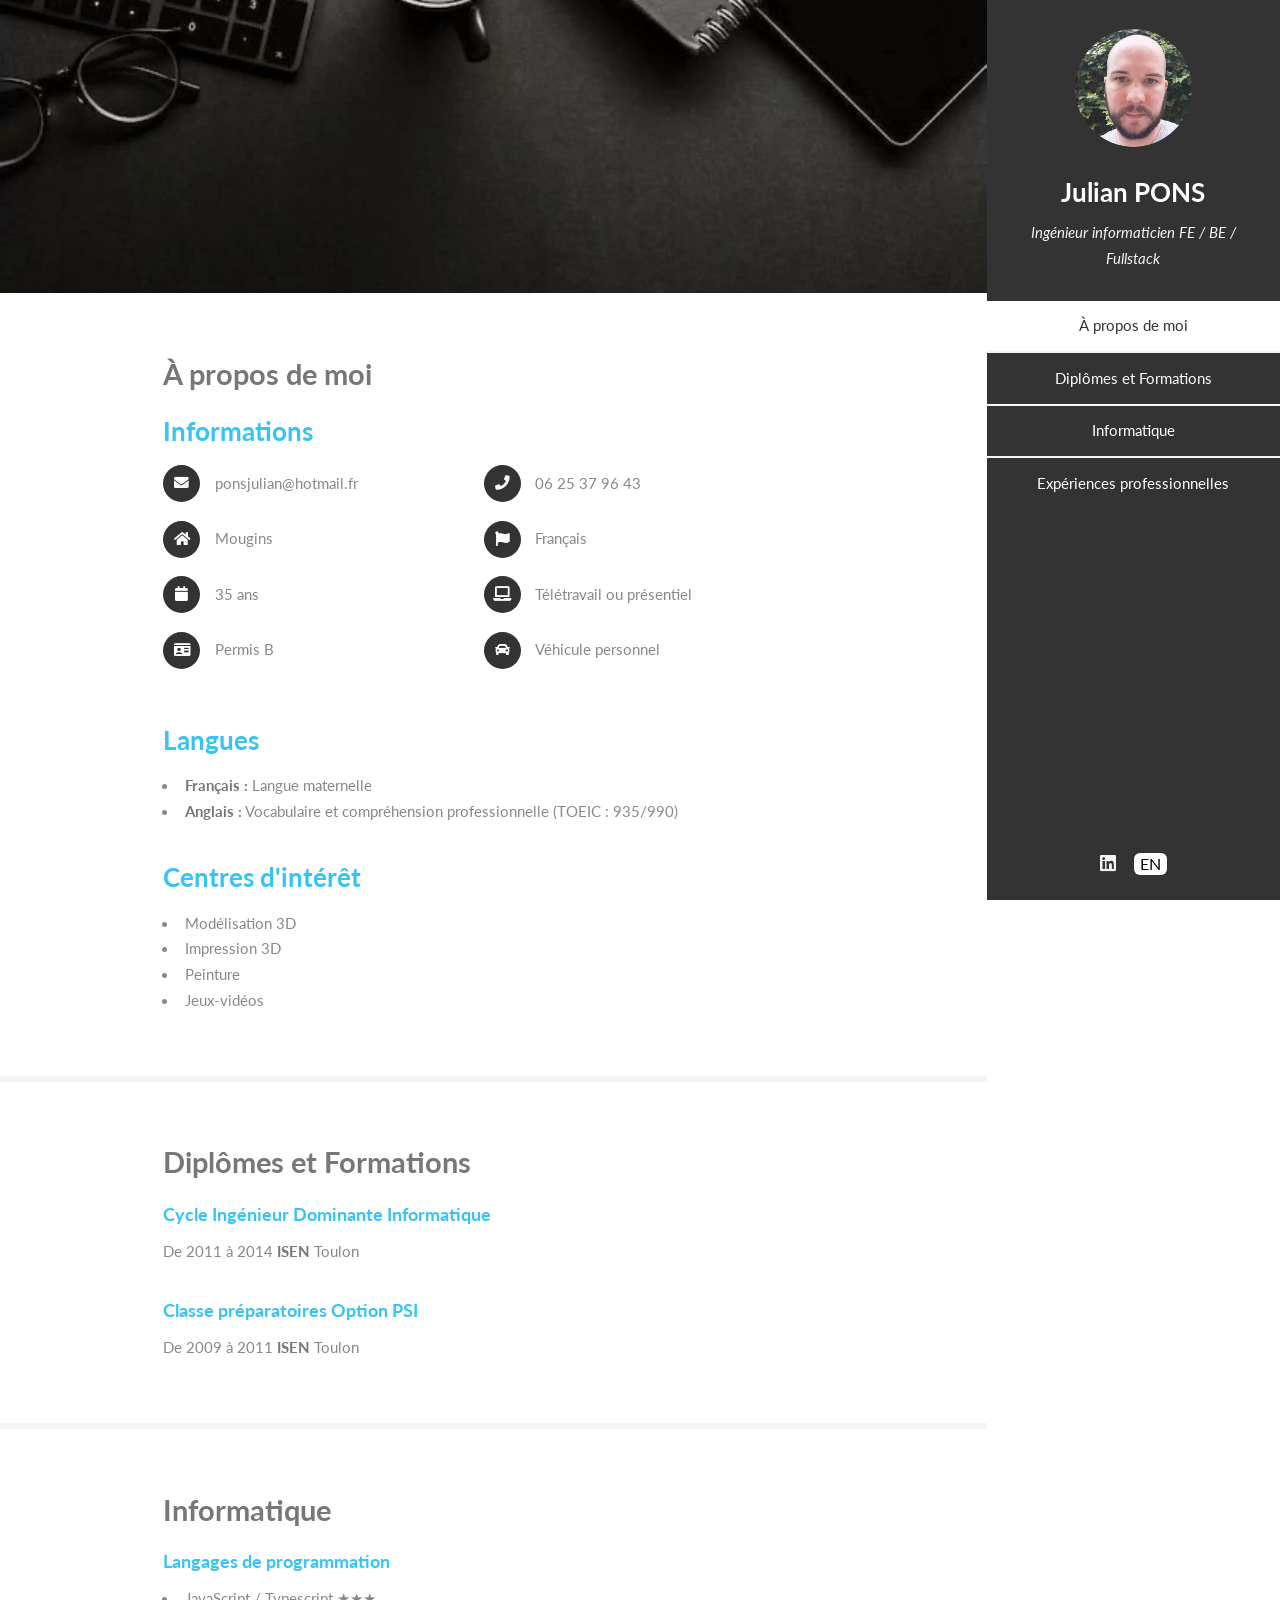
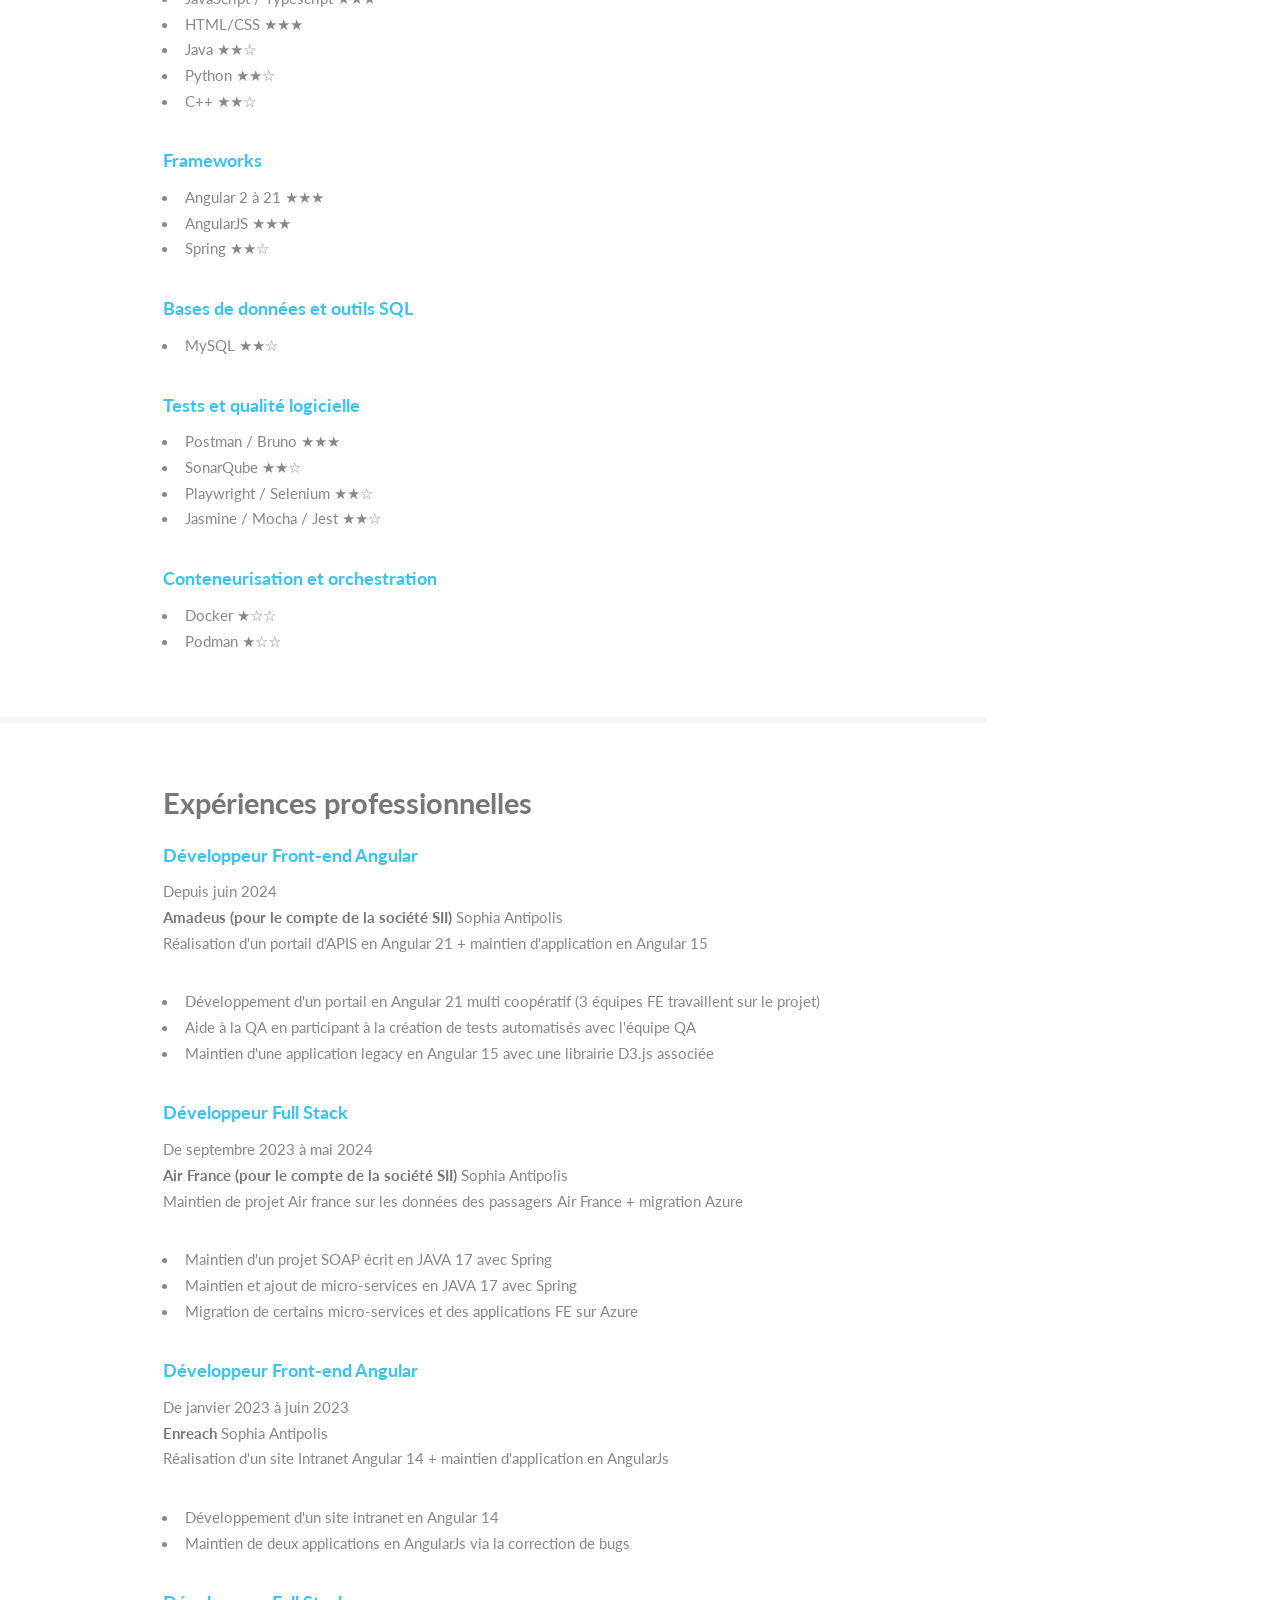
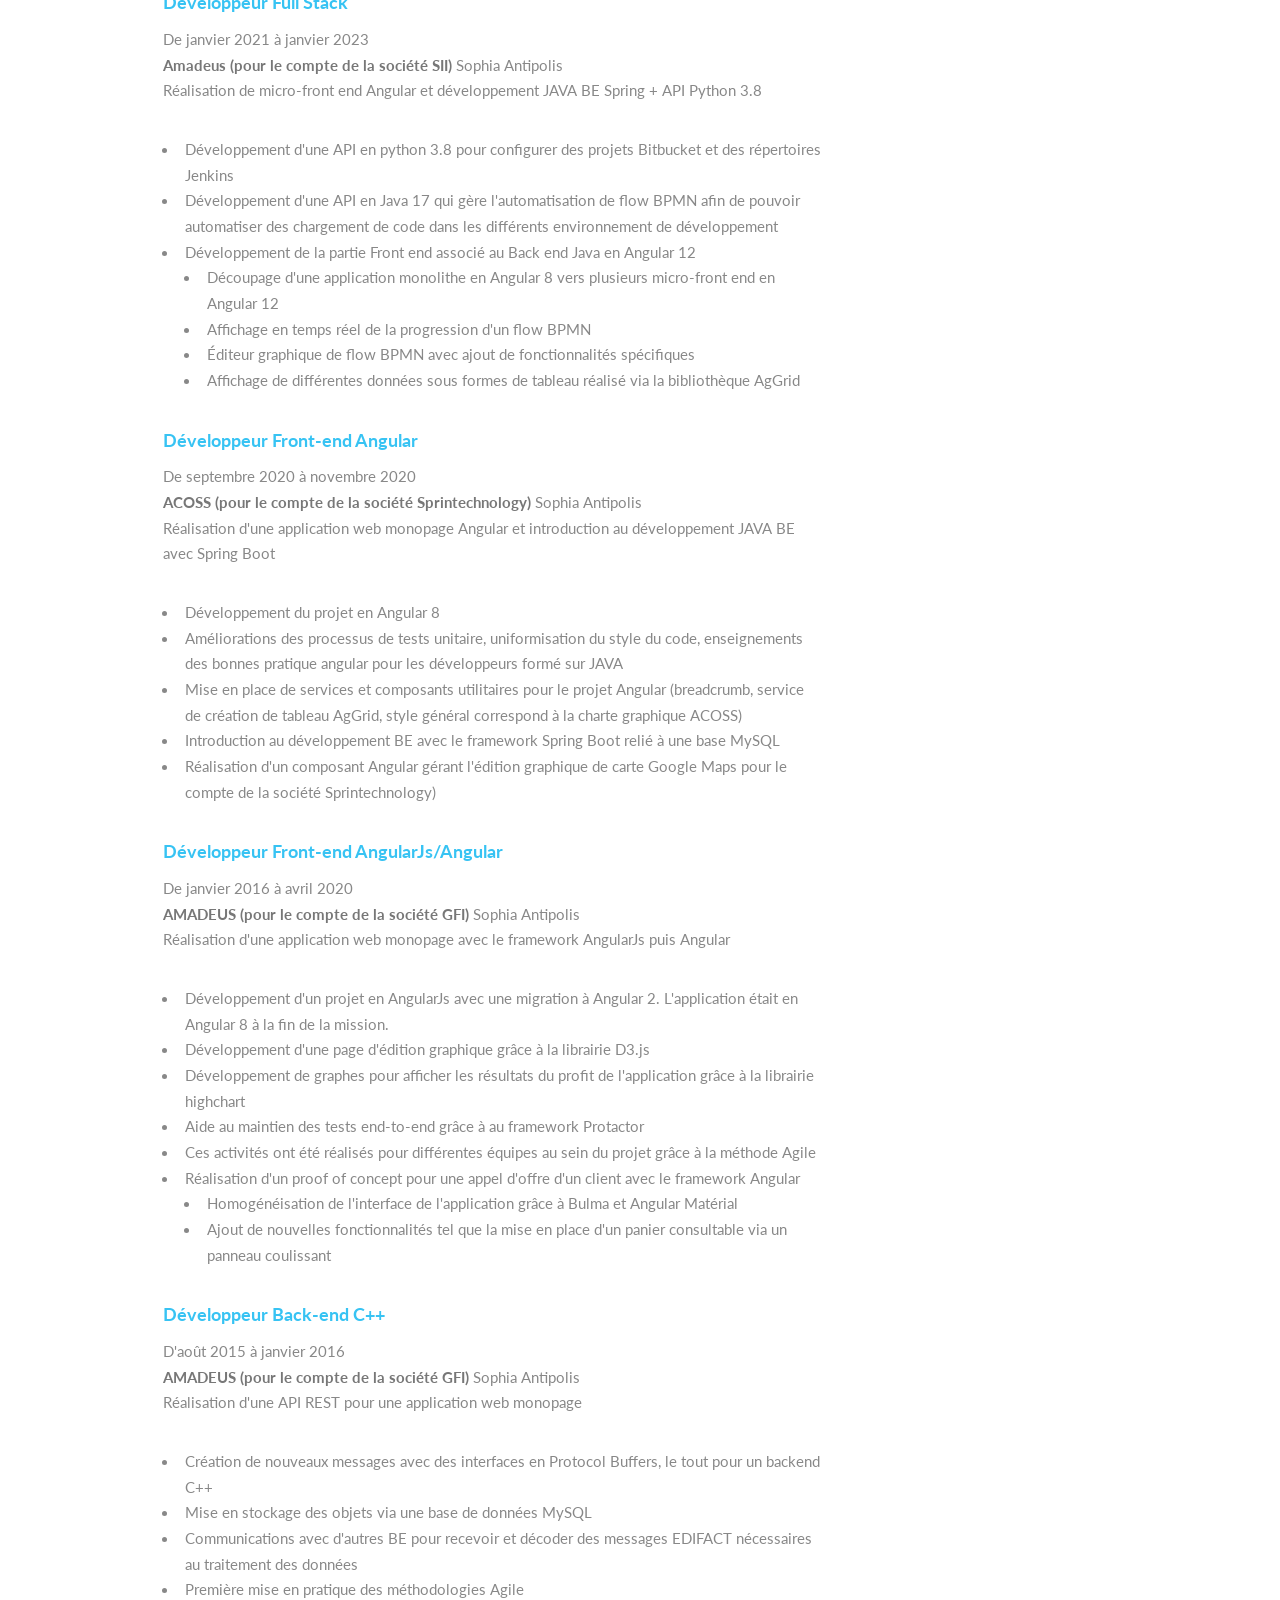
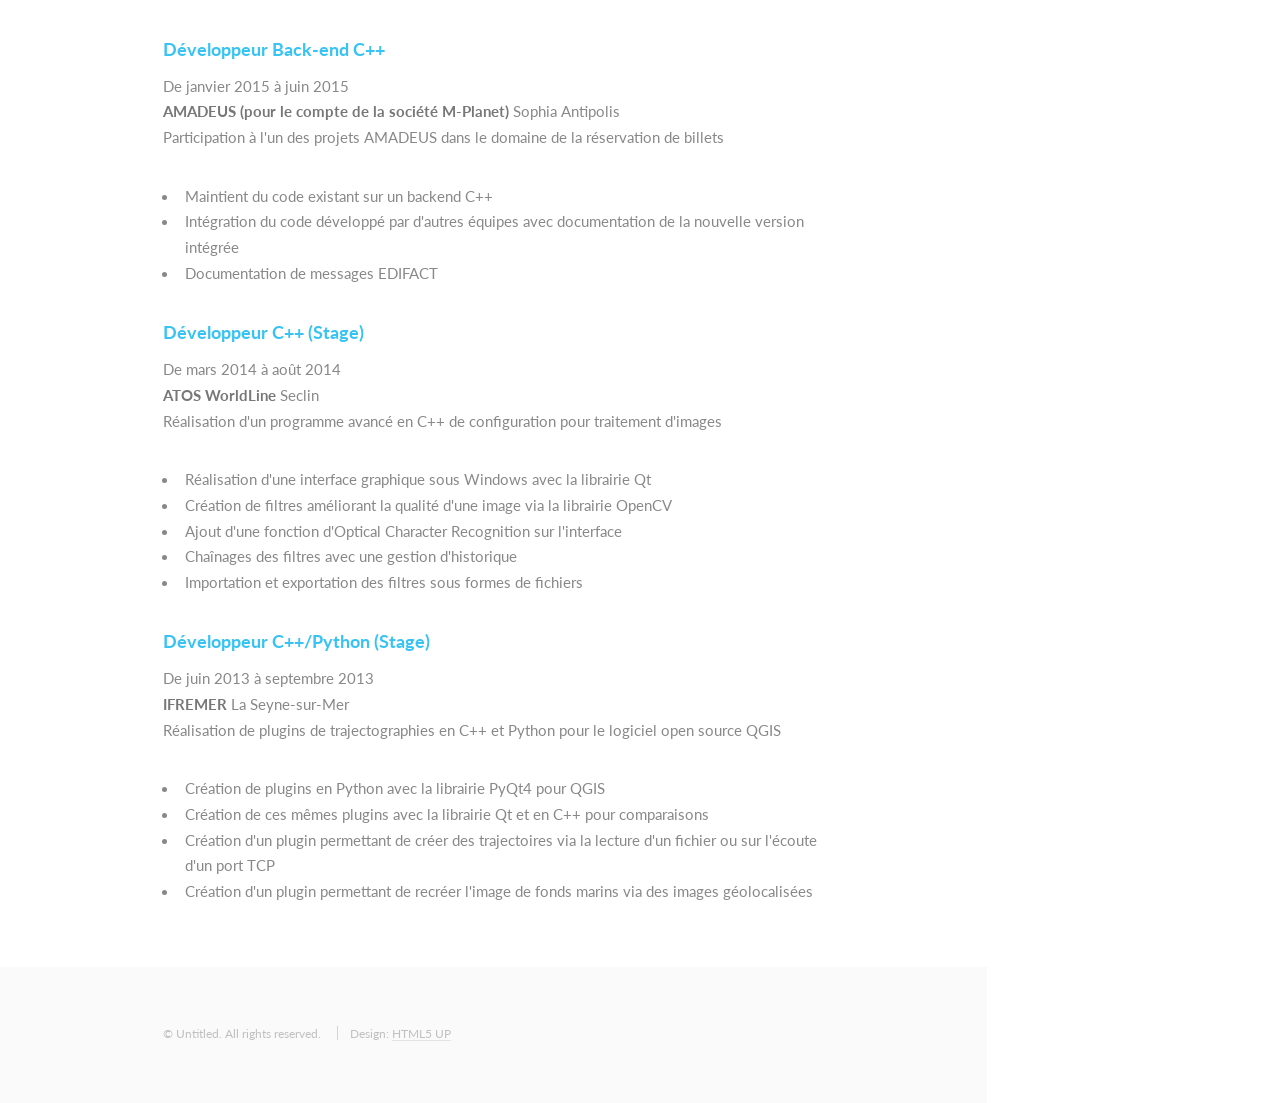
<file: index.html>
<!DOCTYPE HTML>
<!--
	Read Only by HTML5 UP
	html5up.net | @ajlkn
	Free for personal and commercial use under the CCA 3.0 license (html5up.net/license)
-->
<html>

<head>
	<title>CV Julian PONS</title>
	<meta charset="utf-8" />
	<meta name="viewport" content="width=device-width, initial-scale=1, user-scalable=no" />
	<link rel="stylesheet" href="assets/css/main.css" />
</head>

<body class="is-preload">

	<!-- Header -->
	<section id="header">
		<header>
			<span class="image avatar"><img src="images/avatar.jpg" alt="" /></span>
			<h1 id="logo"><a href="#">Julian PONS</a></h1>
			<p>Ingénieur informaticien FE / BE / Fullstack</p>
		</header>
		<nav id="nav">
			<ul>
				<li><a href="#one" class="active">À propos de moi</a></li>
				<li><a href="#two">Diplômes et Formations</a></li>
				<li><a href="#three">Informatique</a></li>
				<li><a href="#four">Expériences professionnelles</a></li>
			</ul>
		</nav>
		<footer>
			<ul class="icons">
				<li><a href="https://www.linkedin.com/in/julian-pons-7a95511b2" class="icon brands fa-linkedin"><span
							class="label">Linkedin</span></a></li>
				<li><a href="index_en.html" title="English"
						style="text-decoration: none; border-bottom: none; font-size: 16px; background-color: white; padding-top: 1px; padding-bottom: 1px; padding-left: 6px; padding-right: 6px; border-radius: 6px; display: inline-block; line-height: 1.2;color: #000;">EN</a>
				</li>
			</ul>
		</footer>
	</section>

	<!-- Wrapper -->
	<div id="wrapper">

		<!-- Main -->
		<div id="main">

			<!-- One -->
			<section id="one">
				<div class="image main" data-position="center">
					<img src="images/banner.jpg" alt="" />
				</div>
				<div class="container">
					<h2>À propos de moi</h2>

					<article>
						<header class="major">
							<h3 class="primary">Informations</h3>
						</header>
						<ul class="feature-icons">
							<li class="icon solid fa-envelope">ponsjulian@hotmail.fr</li>
							<li class="icon solid fa-phone">06 25 37 96 43</li>
							<li class="icon solid fa-home">Mougins</li>
							<li class="icon solid fa-flag">Français</li>
							<li class="icon solid fa-calendar">35 ans</li>
							<li class="icon solid fa-laptop">Télétravail ou présentiel</li>
							<li class="icon solid fa-id-card">Permis B</li>
							<li class="icon solid fa-car">Véhicule personnel</li>
						</ul>
					</article>

					<article>
						<header class="major">
							<h3 class="primary">Langues</h3>
						</header>
						<ul>
							<li><strong>Français :</strong> Langue maternelle</li>
							<li><strong>Anglais :</strong> Vocabulaire et compréhension professionnelle (TOEIC :
								935/990)</li>
						</ul>
					</article>

					<article>
						<header class="major">
							<h3 class="primary">Centres d'intérêt</h3>
						</header>
						<ul>
							<li>Modélisation 3D</li>
							<li>Impression 3D</li>
							<li>Peinture</li>
							<li>Jeux-vidéos</li>
						</ul>
					</article>
				</div>
			</section>

			<!-- Two -->
			<section id="two">
				<div class="container">
					<h2>Diplômes et Formations</h2>

					<article>
						<h4 class="primary">Cycle Ingénieur Dominante Informatique</h4>
						<p>De 2011 à 2014 <strong>ISEN</strong> Toulon</p>
					</article>

					<article>
						<h4 class="primary">Classe préparatoires Option PSI</h4>
						<p>De 2009 à 2011 <strong>ISEN</strong> Toulon</p>
					</article>
				</div>
			</section>

			<!-- Three -->
			<section id="three">
				<div class="container">
					<h2>Informatique</h2>

					<h4 class="primary">Langages de programmation</h4>
					<ul>
						<li>JavaScript / Typescript ★★★</li>
						<li>HTML/CSS ★★★</li>
						<li>Java ★★☆</li>
						<li>Python ★★☆</li>
						<li>C++ ★★☆</li>
					</ul>

					<h4 class="primary">Frameworks</h4>
					<ul>
						<li>Angular 2 à 21 ★★★</li>
						<li>AngularJS ★★★</li>
						<li>Spring ★★☆</li>
					</ul>

					<h4 class="primary">Bases de données et outils SQL</h4>
					<ul>
						<li>MySQL ★★☆</li>
					</ul>

					<h4 class="primary">Tests et qualité logicielle</h4>
					<ul>
						<li>Postman / Bruno ★★★</li>
						<li>SonarQube ★★☆</li>
						<li>Playwright / Selenium ★★☆</li>
						<li>Jasmine / Mocha / Jest ★★☆</li>
					</ul>

					<h4 class="primary">Conteneurisation et orchestration</h4>
					<ul>
						<li>Docker ★☆☆</li>
						<li>Podman ★☆☆</li>
					</ul>
				</div>
			</section>

			<!-- Four -->
			<section id="four">
				<div class="container">
					<h2>Expériences professionnelles</h2>

					<article>
						<h4 class="primary">Développeur Front-end Angular</h4>
						<p>Depuis juin 2024 <strong><br />Amadeus (pour le compte de la société SII)</strong> Sophia
							Antipolis<br />
							Réalisation d'un portail d'APIS en Angular 21 + maintien d'application en Angular 15</p>
						<ul>
							<li>Développement d'un portail en Angular 21 multi coopératif (3 équipes FE travaillent sur
								le
								projet)</li>
							<li>Aide à la QA en participant à la création de tests automatisés avec l'équipe QA</li>
							<li>Maintien d'une application legacy en Angular 15 avec une librairie D3.js associée</li>
						</ul>
					</article>

					<article>
						<h4 class="primary">Développeur Full Stack</h4>
						<p>De septembre 2023 à mai 2024 <strong><br />Air France (pour le compte de la société
								SII)</strong>
							Sophia Antipolis<br />
							Maintien de projet Air france sur les données des passagers Air France + migration Azure</p>
						<ul>
							<li>Maintien d'un projet SOAP écrit en JAVA 17 avec Spring</li>
							<li>Maintien et ajout de micro-services en JAVA 17 avec Spring</li>
							<li>Migration de certains micro-services et des applications FE sur Azure</li>
						</ul>
					</article>

					<article>
						<h4 class="primary">Développeur Front-end Angular</h4>
						<p>De janvier 2023 à juin 2023 <strong><br />Enreach</strong> Sophia Antipolis<br />
							Réalisation d'un site Intranet Angular 14 + maintien d'application en AngularJs</p>
						<ul>
							<li>Développement d'un site intranet en Angular 14</li>
							<li>Maintien de deux applications en AngularJs via la correction de bugs</li>
						</ul>
					</article>

					<article>
						<h4 class="primary">Développeur Full Stack</h4>
						<p>De janvier 2021 à janvier 2023 <strong><br />Amadeus (pour le compte de la société
								SII)</strong>
							Sophia
							Antipolis<br />
							Réalisation de micro-front end Angular et développement JAVA BE Spring + API Python 3.8</p>
						<ul>
							<li>Développement d'une API en python 3.8 pour configurer des projets Bitbucket et des
								répertoires Jenkins</li>
							<li>Développement d'une API en Java 17 qui gère l'automatisation de flow BPMN afin de
								pouvoir
								automatiser des chargement de code dans les différents environnement de développement
							</li>
							<li>Développement de la partie Front end associé au Back end Java en Angular 12
								<ul>
									<li>Découpage d'une application monolithe en Angular 8 vers plusieurs micro-front
										end en
										Angular 12</li>
									<li>Affichage en temps réel de la progression d'un flow BPMN</li>
									<li>Éditeur graphique de flow BPMN avec ajout de fonctionnalités spécifiques</li>
									<li>Affichage de différentes données sous formes de tableau réalisé via la
										bibliothèque
										AgGrid</li>
								</ul>
							</li>
						</ul>
					</article>

					<article>
						<h4 class="primary">Développeur Front-end Angular</h4>
						<p>De septembre 2020 à novembre 2020 <strong><br />ACOSS (pour le compte de la société
								Sprintechnology)</strong> Sophia Antipolis<br />
							Réalisation d'une application web monopage Angular et introduction au développement JAVA BE
							avec
							Spring Boot</p>
						<ul>
							<li>Développement du projet en Angular 8</li>
							<li>Améliorations des processus de tests unitaire, uniformisation du style du code,
								enseignements des bonnes pratique angular pour les développeurs formé sur JAVA</li>
							<li>Mise en place de services et composants utilitaires pour le projet Angular (breadcrumb,
								service de création de tableau AgGrid, style général correspond à la charte graphique
								ACOSS)
							</li>
							<li>Introduction au développement BE avec le framework Spring Boot relié à une base MySQL
							</li>
							<li>Réalisation d'un composant Angular gérant l'édition graphique de carte Google Maps pour
								le
								compte de la société Sprintechnology)</li>
						</ul>
					</article>

					<article>
						<h4 class="primary">Développeur Front-end AngularJs/Angular</h4>
						<p>De janvier 2016 à avril 2020 <strong><br />AMADEUS (pour le compte de la société
								GFI)</strong>
							Sophia
							Antipolis<br />
							Réalisation d'une application web monopage avec le framework AngularJs puis Angular</p>
						<ul>
							<li>Développement d'un projet en AngularJs avec une migration à Angular 2. L'application
								était
								en Angular 8 à la fin de la mission.</li>
							<li>Développement d'une page d'édition graphique grâce à la librairie D3.js</li>
							<li>Développement de graphes pour afficher les résultats du profit de l'application grâce à
								la
								librairie highchart</li>
							<li>Aide au maintien des tests end-to-end grâce à au framework Protactor</li>
							<li>Ces activités ont été réalisés pour différentes équipes au sein du projet grâce à la
								méthode
								Agile</li>
							<li>Réalisation d'un proof of concept pour une appel d'offre d'un client avec le framework
								Angular
								<ul>
									<li>Homogénéisation de l'interface de l'application grâce à Bulma et Angular
										Matérial
									</li>
									<li>Ajout de nouvelles fonctionnalités tel que la mise en place d'un panier
										consultable
										via un panneau coulissant</li>
								</ul>
							</li>
						</ul>
					</article>

					<article>
						<h4 class="primary">Développeur Back-end C++</h4>
						<p>D'août 2015 à janvier 2016 <strong><br />AMADEUS (pour le compte de la société GFI)</strong>
							Sophia
							Antipolis<br />
							Réalisation d'une API REST pour une application web monopage</p>
						<ul>
							<li>Création de nouveaux messages avec des interfaces en Protocol Buffers, le tout pour un
								backend C++</li>
							<li>Mise en stockage des objets via une base de données MySQL</li>
							<li>Communications avec d'autres BE pour recevoir et décoder des messages EDIFACT
								nécessaires au
								traitement des données</li>
							<li>Première mise en pratique des méthodologies Agile</li>
						</ul>
					</article>

					<article>
						<h4 class="primary">Développeur Back-end C++</h4>
						<p>De janvier 2015 à juin 2015 <strong><br />AMADEUS (pour le compte de la société
								M-Planet)</strong>
							Sophia Antipolis<br />
							Participation à l'un des projets AMADEUS dans le domaine de la réservation de billets</p>
						<ul>
							<li>Maintient du code existant sur un backend C++</li>
							<li>Intégration du code développé par d'autres équipes avec documentation de la nouvelle
								version
								intégrée</li>
							<li>Documentation de messages EDIFACT</li>
						</ul>
					</article>

					<article>
						<h4 class="primary">Développeur C++ (Stage)</h4>
						<p>De mars 2014 à août 2014 <strong><br />ATOS WorldLine</strong> Seclin<br />
							Réalisation d'un programme avancé en C++ de configuration pour traitement d'images</p>
						<ul>
							<li>Réalisation d'une interface graphique sous Windows avec la librairie Qt</li>
							<li>Création de filtres améliorant la qualité d'une image via la librairie OpenCV</li>
							<li>Ajout d'une fonction d'Optical Character Recognition sur l'interface</li>
							<li>Chaînages des filtres avec une gestion d'historique</li>
							<li>Importation et exportation des filtres sous formes de fichiers</li>
						</ul>
					</article>

					<article>
						<h4 class="primary">Développeur C++/Python (Stage)</h4>
						<p>De juin 2013 à septembre 2013 <strong><br />IFREMER</strong> La Seyne-sur-Mer<br />
							Réalisation de plugins de trajectographies en C++ et Python pour le logiciel open source
							QGIS
						</p>
						<ul>
							<li>Création de plugins en Python avec la librairie PyQt4 pour QGIS</li>
							<li>Création de ces mêmes plugins avec la librairie Qt et en C++ pour comparaisons</li>
							<li>Création d'un plugin permettant de créer des trajectoires via la lecture d'un fichier ou
								sur
								l'écoute d'un port TCP</li>
							<li>Création d'un plugin permettant de recréer l'image de fonds marins via des images
								géolocalisées</li>
						</ul>
					</article>
				</div>
			</section>

			<!-- Five -->
			<!--
							<section id="five">
								<div class="container">
									<h3>Elements</h3>

									<section>
										<h4>Text</h4>
										<p>This is <b>bold</b> and this is <strong>strong</strong>. This is <i>italic</i> and this is <em>emphasized</em>.
										This is <sup>superscript</sup> text and this is <sub>subscript</sub> text.
										This is <u>underlined</u> and this is code: <code>for (;;) { ... }</code>. Finally, <a href="#">this is a link</a>.</p>
										<hr />
										<header>
											<h4>Heading with a Subtitle</h4>
											<p>Lorem ipsum dolor sit amet nullam id egestas urna aliquam</p>
										</header>
										<p>Nunc lacinia ante nunc ac lobortis. Interdum adipiscing gravida odio porttitor sem non mi integer non faucibus ornare mi ut ante amet placerat aliquet. Volutpat eu sed ante lacinia sapien lorem accumsan varius montes viverra nibh in adipiscing blandit tempus accumsan.</p>
										<header>
											<h5>Heading with a Subtitle</h5>
											<p>Lorem ipsum dolor sit amet nullam id egestas urna aliquam</p>
										</header>
										<p>Nunc lacinia ante nunc ac lobortis. Interdum adipiscing gravida odio porttitor sem non mi integer non faucibus ornare mi ut ante amet placerat aliquet. Volutpat eu sed ante lacinia sapien lorem accumsan varius montes viverra nibh in adipiscing blandit tempus accumsan.</p>
										<hr />
										<h2>Heading Level 2</h2>
										<h3>Heading Level 3</h3>
										<h4>Heading Level 4</h4>
										<h5>Heading Level 5</h5>
										<h6>Heading Level 6</h6>
										<hr />
										<h5>Blockquote</h5>
										<blockquote>Fringilla nisl. Donec accumsan interdum nisi, quis tincidunt felis sagittis eget tempus euismod. Vestibulum ante ipsum primis in faucibus vestibulum. Blandit adipiscing eu felis iaculis volutpat ac adipiscing accumsan faucibus. Vestibulum ante ipsum primis in faucibus lorem ipsum dolor sit amet nullam adipiscing eu felis.</blockquote>
										<h5>Preformatted</h5>
										<pre><code>i = 0;

while (!deck.isInOrder()) {
    print 'Iteration ' + i;
    deck.shuffle();
    i++;
}

print 'It took ' + i + ' iterations to sort the deck.';</code></pre>
									</section>

									<section>
										<h4>Lists</h4>
										<div class="row">
											<div class="col-6 col-12-xsmall">
												<h5>Unordered</h5>
												<ul>
													<li>Dolor pulvinar etiam magna etiam.</li>
													<li>Sagittis adipiscing lorem eleifend.</li>
													<li>Felis enim feugiat dolore viverra.</li>
												</ul>
												<h5>Alternate</h5>
												<ul class="alt">
													<li>Dolor pulvinar etiam magna etiam.</li>
													<li>Sagittis adipiscing lorem eleifend.</li>
													<li>Felis enim feugiat dolore viverra.</li>
												</ul>
											</div>
											<div class="col-6 col-12-xsmall">
												<h5>Ordered</h5>
												<ol>
													<li>Dolor pulvinar etiam magna etiam.</li>
													<li>Etiam vel felis at lorem sed viverra.</li>
													<li>Felis enim feugiat dolore viverra.</li>
													<li>Dolor pulvinar etiam magna etiam.</li>
													<li>Etiam vel felis at lorem sed viverra.</li>
													<li>Felis enim feugiat dolore viverra.</li>
												</ol>
												<h5>Icons</h5>
												<ul class="icons">
													<li><a href="#" class="icon brands fa-twitter"><span class="label">Twitter</span></a></li>
													<li><a href="#" class="icon brands fa-facebook-f"><span class="label">Facebook</span></a></li>
													<li><a href="#" class="icon brands fa-instagram"><span class="label">Instagram</span></a></li>
													<li><a href="#" class="icon brands fa-github"><span class="label">Github</span></a></li>
													<li><a href="#" class="icon brands fa-dribbble"><span class="label">Dribbble</span></a></li>
													<li><a href="#" class="icon brands fa-tumblr"><span class="label">Tumblr</span></a></li>
												</ul>
											</div>
										</div>
										<h5>Actions</h5>
										<ul class="actions">
											<li><a href="#" class="button primary">Default</a></li>
											<li><a href="#" class="button">Default</a></li>
											<li><a href="#" class="button alt">Default</a></li>
										</ul>
										<ul class="actions small">
											<li><a href="#" class="button primary small">Small</a></li>
											<li><a href="#" class="button small">Small</a></li>
											<li><a href="#" class="button alt small">Small</a></li>
										</ul>
										<div class="row">
											<div class="col-3 col-6-medium col-12-xsmall">
												<ul class="actions stacked">
													<li><a href="#" class="button primary">Default</a></li>
													<li><a href="#" class="button">Default</a></li>
													<li><a href="#" class="button alt">Default</a></li>
												</ul>
											</div>
											<div class="col-3 col-6 col-12-xsmall">
												<ul class="actions stacked">
													<li><a href="#" class="button primary small">Small</a></li>
													<li><a href="#" class="button small">Small</a></li>
													<li><a href="#" class="button alt small">Small</a></li>
												</ul>
											</div>
											<div class="col-3 col-6-medium col-12-xsmall">
												<ul class="actions stacked">
													<li><a href="#" class="button primary fit">Default</a></li>
													<li><a href="#" class="button fit">Default</a></li>
													<li><a href="#" class="button alt fit">Default</a></li>
												</ul>
											</div>
											<div class="col-3 col-6-medium col-12-xsmall">
												<ul class="actions stacked">
													<li><a href="#" class="button primary small fit">Small</a></li>
													<li><a href="#" class="button small fit">Small</a></li>
													<li><a href="#" class="button alt small fit">Small</a></li>
												</ul>
											</div>
										</div>
									</section>

									<section>
										<h4>Table</h4>
										<h5>Default</h5>
										<div class="table-wrapper">
											<table>
												<thead>
													<tr>
														<th>Name</th>
														<th>Description</th>
														<th>Price</th>
													</tr>
												</thead>
												<tbody>
													<tr>
														<td>Item One</td>
														<td>Ante turpis integer aliquet porttitor.</td>
														<td>29.99</td>
													</tr>
													<tr>
														<td>Item Two</td>
														<td>Vis ac commodo adipiscing arcu aliquet.</td>
														<td>19.99</td>
													</tr>
													<tr>
														<td>Item Three</td>
														<td> Morbi faucibus arcu accumsan lorem.</td>
														<td>29.99</td>
													</tr>
													<tr>
														<td>Item Four</td>
														<td>Vitae integer tempus condimentum.</td>
														<td>19.99</td>
													</tr>
													<tr>
														<td>Item Five</td>
														<td>Ante turpis integer aliquet porttitor.</td>
														<td>29.99</td>
													</tr>
												</tbody>
												<tfoot>
													<tr>
														<td colspan="2"></td>
														<td>100.00</td>
													</tr>
												</tfoot>
											</table>
										</div>

										<h5>Alternate</h5>
										<div class="table-wrapper">
											<table class="alt">
												<thead>
													<tr>
														<th>Name</th>
														<th>Description</th>
														<th>Price</th>
													</tr>
												</thead>
												<tbody>
													<tr>
														<td>Item One</td>
														<td>Ante turpis integer aliquet porttitor.</td>
														<td>29.99</td>
													</tr>
													<tr>
														<td>Item Two</td>
														<td>Vis ac commodo adipiscing arcu aliquet.</td>
														<td>19.99</td>
													</tr>
													<tr>
														<td>Item Three</td>
														<td> Morbi faucibus arcu accumsan lorem.</td>
														<td>29.99</td>
													</tr>
													<tr>
														<td>Item Four</td>
														<td>Vitae integer tempus condimentum.</td>
														<td>19.99</td>
													</tr>
													<tr>
														<td>Item Five</td>
														<td>Ante turpis integer aliquet porttitor.</td>
														<td>29.99</td>
													</tr>
												</tbody>
												<tfoot>
													<tr>
														<td colspan="2"></td>
														<td>100.00</td>
													</tr>
												</tfoot>
											</table>
										</div>
									</section>

									<section>
										<h4>Buttons</h4>
										<ul class="actions">
											<li><a href="#" class="button primary">Primary</a></li>
											<li><a href="#" class="button">Default</a></li>
											<li><a href="#" class="button alt">Alternate</a></li>
										</ul>
										<ul class="actions">
											<li><a href="#" class="button primary large">Large</a></li>
											<li><a href="#" class="button">Default</a></li>
											<li><a href="#" class="button alt small">Small</a></li>
										</ul>
										<ul class="actions fit">
											<li><a href="#" class="button primary fit">Fit</a></li>
											<li><a href="#" class="button fit">Fit</a></li>
											<li><a href="#" class="button alt fit">Fit</a></li>
										</ul>
										<ul class="actions fit small">
											<li><a href="#" class="button primary fit small">Fit + Small</a></li>
											<li><a href="#" class="button fit small">Fit + Small</a></li>
											<li><a href="#" class="button alt fit small">Fit + Small</a></li>
										</ul>
										<ul class="actions">
											<li><a href="#" class="button primary icon solid fa-download">Icon</a></li>
											<li><a href="#" class="button icon solid fa-download">Icon</a></li>
											<li><a href="#" class="button alt icon solid fa-check">Icon</a></li>
										</ul>
										<ul class="actions">
											<li><span class="button primary disabled">Primary</span></li>
											<li><span class="button disabled">Default</span></li>
											<li><span class="button alt disabled">Alternate</span></li>
										</ul>
									</section>

									<section>
										<h4>Form</h4>
										<form method="post" action="#">
											<div class="row gtr-uniform">
												<div class="col-6 col-12-xsmall">
													<input type="text" name="demo-name" id="demo-name" value="" placeholder="Name" />
												</div>
												<div class="col-6 col-12-xsmall">
													<input type="email" name="demo-email" id="demo-email" value="" placeholder="Email" />
												</div>
												<div class="col-12">
													<select name="demo-category" id="demo-category">
														<option value="">- Category -</option>
														<option value="1">Manufacturing</option>
														<option value="1">Shipping</option>
														<option value="1">Administration</option>
														<option value="1">Human Resources</option>
													</select>
												</div>
												<div class="col-4 col-12-medium">
													<input type="radio" id="demo-priority-low" name="demo-priority" checked>
													<label for="demo-priority-low">Low Priority</label>
												</div>
												<div class="col-4 col-12-medium">
													<input type="radio" id="demo-priority-normal" name="demo-priority">
													<label for="demo-priority-normal">Normal Priority</label>
												</div>
												<div class="col-4 col-12-medium">
													<input type="radio" id="demo-priority-high" name="demo-priority">
													<label for="demo-priority-high">High Priority</label>
												</div>
												<div class="col-6 col-12-medium">
													<input type="checkbox" id="demo-copy" name="demo-copy">
													<label for="demo-copy">Email me a copy of this message</label>
												</div>
												<div class="col-6 col-12-medium">
													<input type="checkbox" id="demo-human" name="demo-human" checked>
													<label for="demo-human">I am a human and not a robot</label>
												</div>
												<div class="col-12">
													<textarea name="demo-message" id="demo-message" placeholder="Enter your message" rows="6"></textarea>
												</div>
												<div class="col-12">
													<ul class="actions">
														<li><input type="submit" value="Send Message" /></li>
														<li><input type="reset" value="Reset" class="alt" /></li>
													</ul>
												</div>
											</div>
										</form>
									</section>

									<section>
										<h4>Image</h4>
										<h5>Fit</h5>
										<span class="image fit"><img src="images/banner.jpg" alt="" /></span>
										<div class="box alt">
											<div class="row gtr-50 gtr-uniform">
												<div class="col-4"><span class="image fit"><img src="images/pic01.jpg" alt="" /></span></div>
												<div class="col-4"><span class="image fit"><img src="images/pic02.jpg" alt="" /></span></div>
												<div class="col-4"><span class="image fit"><img src="images/pic03.jpg" alt="" /></span></div>
												<div class="col-4"><span class="image fit"><img src="images/pic02.jpg" alt="" /></span></div>
												<div class="col-4"><span class="image fit"><img src="images/pic03.jpg" alt="" /></span></div>
												<div class="col-4"><span class="image fit"><img src="images/pic01.jpg" alt="" /></span></div>
												<div class="col-4"><span class="image fit"><img src="images/pic03.jpg" alt="" /></span></div>
												<div class="col-4"><span class="image fit"><img src="images/pic01.jpg" alt="" /></span></div>
												<div class="col-4"><span class="image fit"><img src="images/pic02.jpg" alt="" /></span></div>
											</div>
										</div>
										<h5>Left &amp; Right</h5>
										<p><span class="image left"><img src="images/avatar.jpg" alt="" /></span>Fringilla nisl. Donec accumsan interdum nisi, quis tincidunt felis sagittis eget. tempus euismod. Vestibulum ante ipsum primis in faucibus vestibulum. Blandit adipiscing eu felis iaculis volutpat ac adipiscing accumsan eu faucibus. Integer ac pellentesque praesent tincidunt felis sagittis eget. tempus euismod. Vestibulum ante ipsum primis in faucibus vestibulum. Blandit adipiscing eu felis iaculis volutpat ac adipiscing accumsan eu faucibus. Integer ac pellentesque praesent. Donec accumsan interdum nisi, quis tincidunt felis sagittis eget. tempus euismod. Vestibulum ante ipsum primis in faucibus vestibulum. Blandit adipiscing eu felis iaculis volutpat ac adipiscing accumsan eu faucibus. Integer ac pellentesque praesent tincidunt felis sagittis eget. tempus euismod. Vestibulum ante ipsum primis in faucibus vestibulum. Blandit adipiscing eu felis iaculis volutpat ac adipiscing accumsan eu faucibus. Integer ac pellentesque praesent.</p>
										<p><span class="image right"><img src="images/avatar.jpg" alt="" /></span>Fringilla nisl. Donec accumsan interdum nisi, quis tincidunt felis sagittis eget. tempus euismod. Vestibulum ante ipsum primis in faucibus vestibulum. Blandit adipiscing eu felis iaculis volutpat ac adipiscing accumsan eu faucibus. Integer ac pellentesque praesent tincidunt felis sagittis eget. tempus euismod. Vestibulum ante ipsum primis in faucibus vestibulum. Blandit adipiscing eu felis iaculis volutpat ac adipiscing accumsan eu faucibus. Integer ac pellentesque praesent. Donec accumsan interdum nisi, quis tincidunt felis sagittis eget. tempus euismod. Vestibulum ante ipsum primis in faucibus vestibulum. Blandit adipiscing eu felis iaculis volutpat ac adipiscing accumsan eu faucibus. Integer ac pellentesque praesent tincidunt felis sagittis eget. tempus euismod. Vestibulum ante ipsum primis in faucibus vestibulum. Blandit adipiscing eu felis iaculis volutpat ac adipiscing accumsan eu faucibus. Integer ac pellentesque praesent.</p>
									</section>

								</div>
							</section>
						-->

		</div>

		<!-- Footer -->
		<section id="footer">
			<div class="container">
				<ul class="copyright">
					<li>&copy; Untitled. All rights reserved.</li>
					<li>Design: <a href="http://html5up.net">HTML5 UP</a></li>
				</ul>
			</div>
		</section>

	</div>

	<!-- Scripts -->
	<script src="assets/js/jquery.min.js"></script>
	<script src="assets/js/jquery.scrollex.min.js"></script>
	<script src="assets/js/jquery.scrolly.min.js"></script>
	<script src="assets/js/browser.min.js"></script>
	<script src="assets/js/breakpoints.min.js"></script>
	<script src="assets/js/util.js"></script>
	<script src="assets/js/main.js"></script>

</body>

</html>
</file>
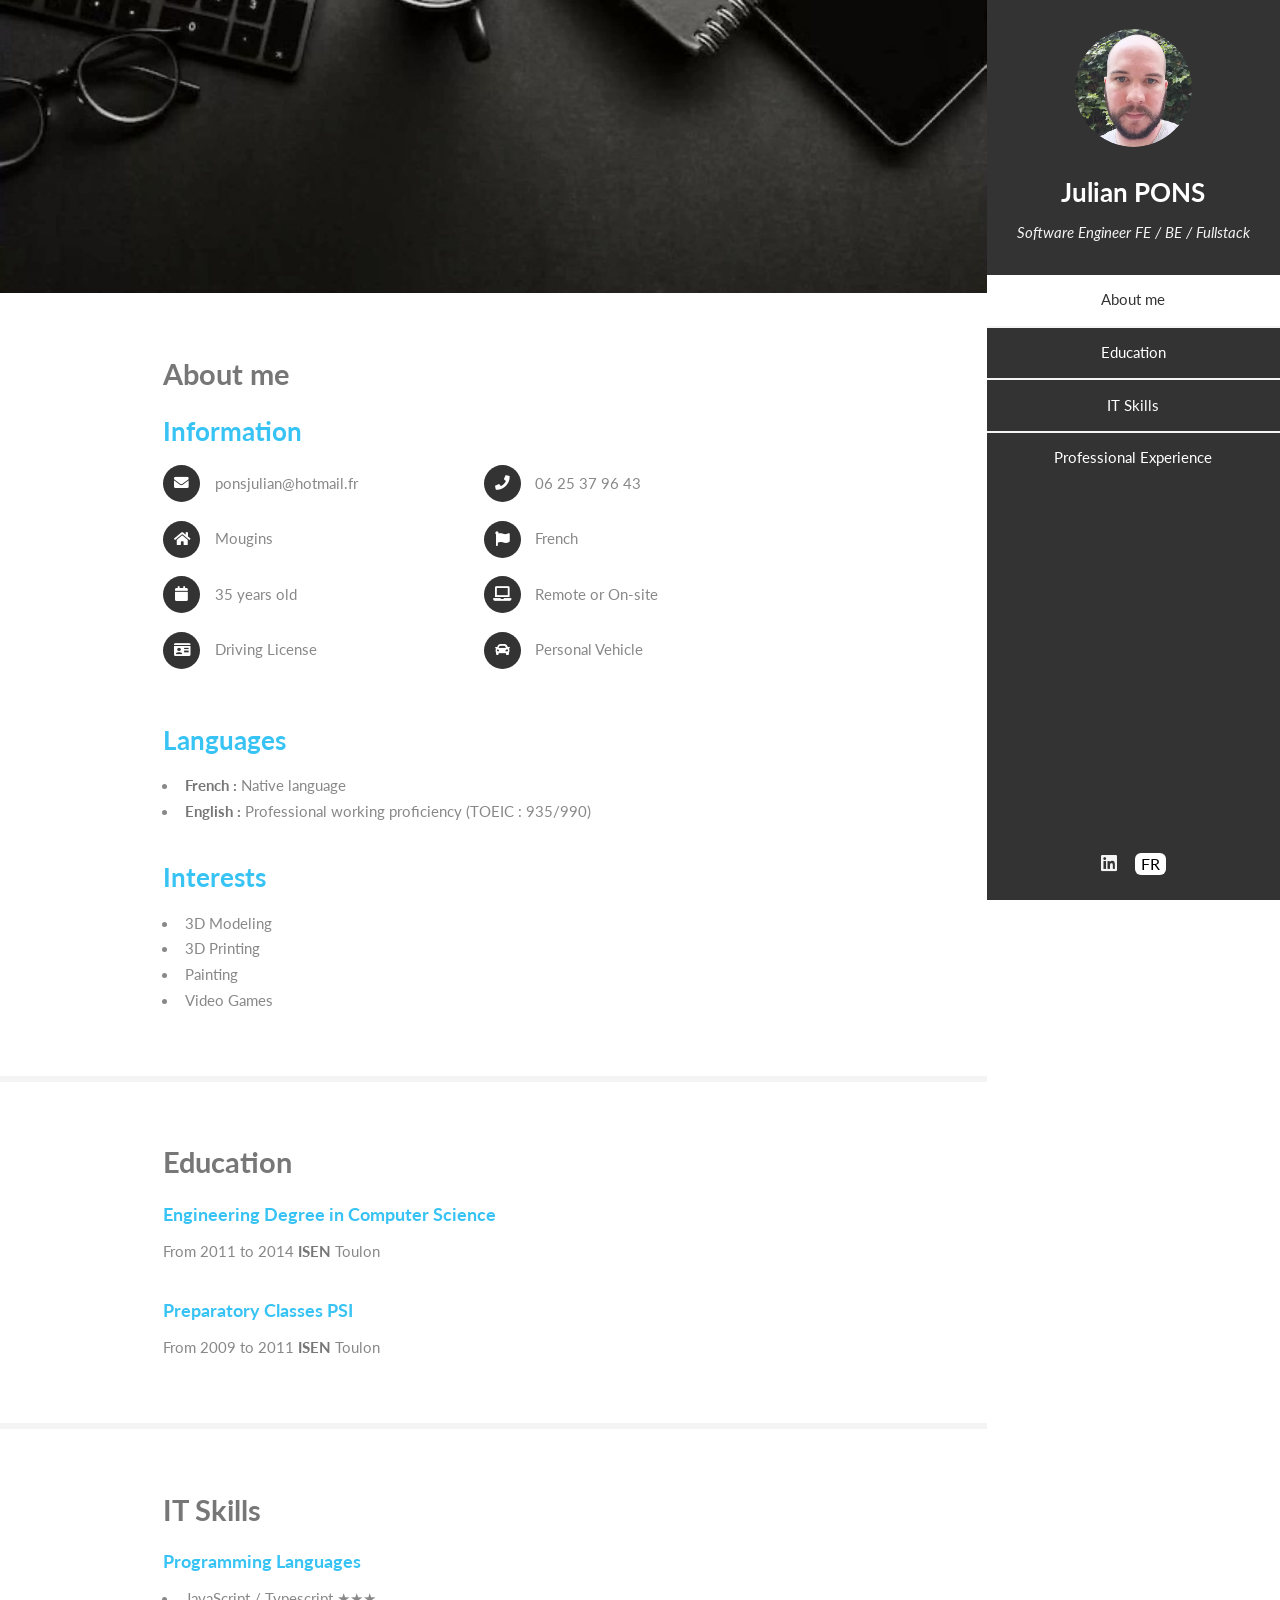
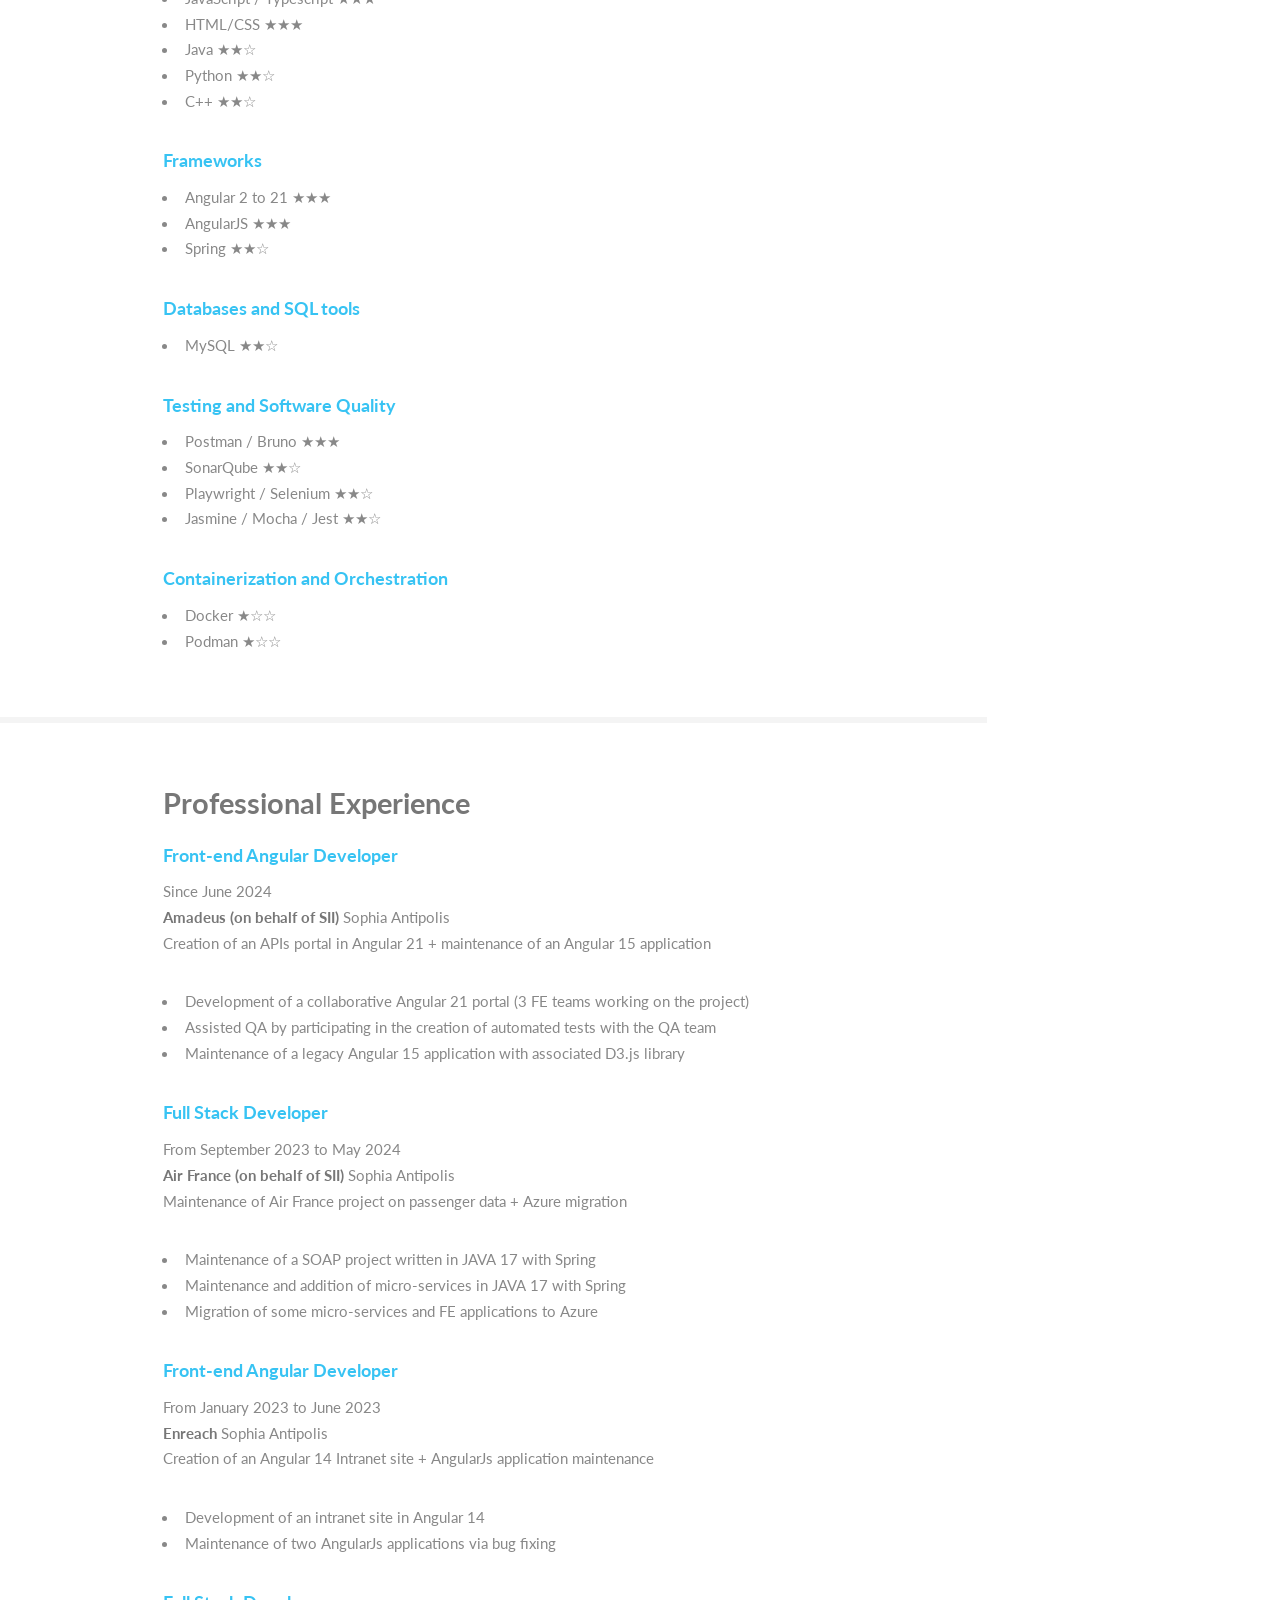
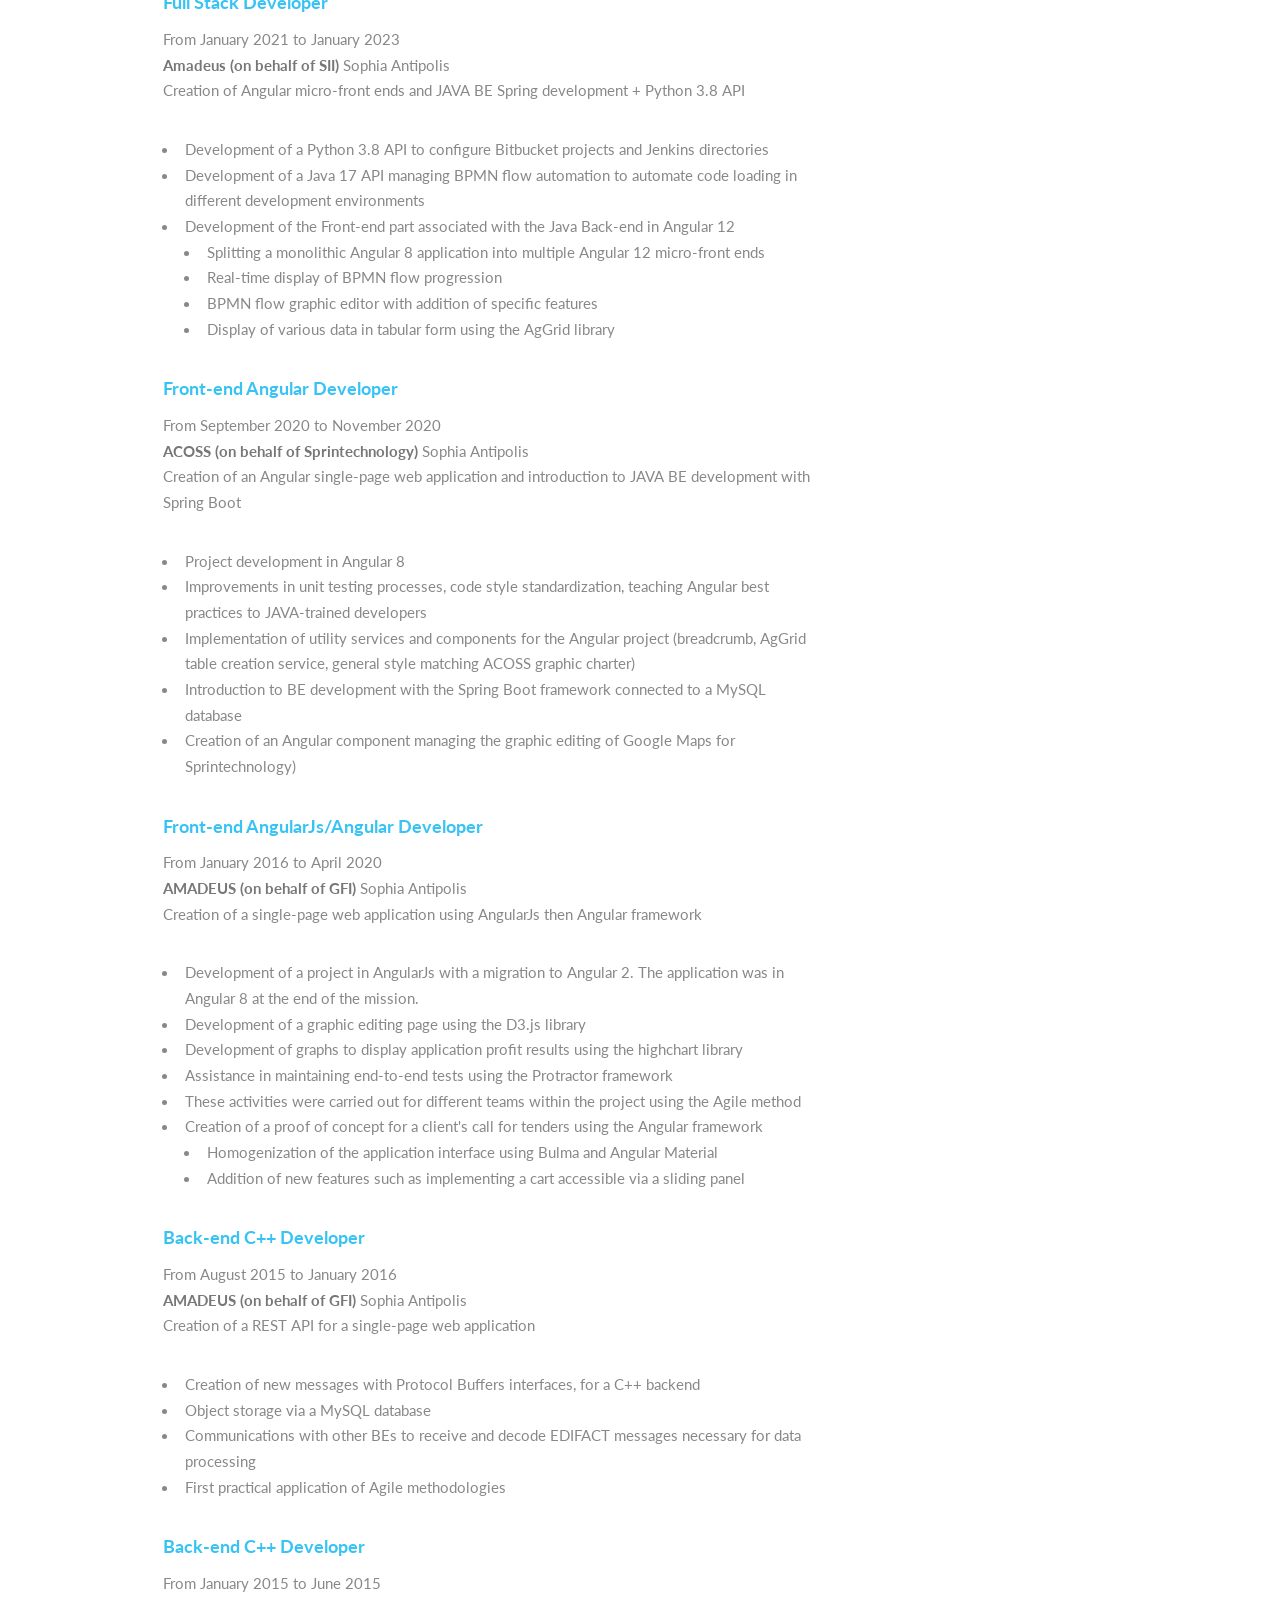
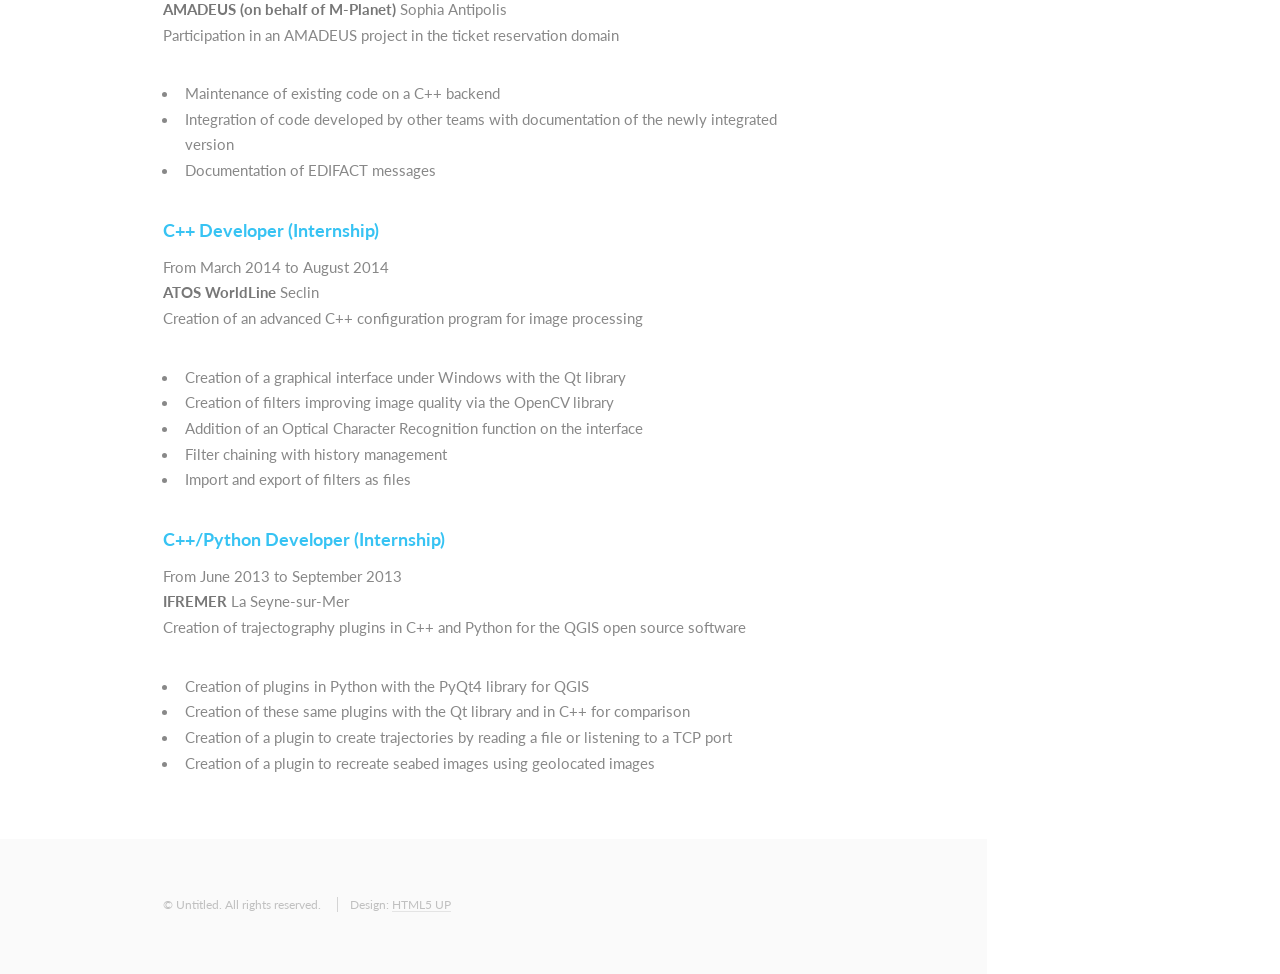
<file: index_en.html>
<!DOCTYPE HTML>
<!--
	Read Only by HTML5 UP
	html5up.net | @ajlkn
	Free for personal and commercial use under the CCA 3.0 license (html5up.net/license)
-->
<html>

<head>
	<title>CV Julian PONS</title>
	<meta charset="utf-8" />
	<meta name="viewport" content="width=device-width, initial-scale=1, user-scalable=no" />
	<link rel="stylesheet" href="assets/css/main.css" />
</head>

<body class="is-preload">

	<!-- Header -->
	<section id="header">
		<header>
			<span class="image avatar"><img src="images/avatar.jpg" alt="" /></span>
			<h1 id="logo"><a href="#">Julian PONS</a></h1>
			<p>Software Engineer FE / BE / Fullstack</p>
		</header>
		<nav id="nav">
			<ul>
				<li><a href="#one" class="active">About me</a></li>
				<li><a href="#two">Education</a></li>
				<li><a href="#three">IT Skills</a></li>
				<li><a href="#four">Professional Experience</a></li>
			</ul>
		</nav>
		<footer>
			<ul class="icons">
				<li><a href="https://www.linkedin.com/in/julian-pons-7a95511b2" class="icon brands fa-linkedin"><span
							class="label">Linkedin</span></a></li>
				<li><a href="index.html" title="Français"
						style="text-decoration: none; border-bottom: none; font-size: 16px; background-color: white; padding-top: 1px; padding-bottom: 1px; padding-left: 6px; padding-right: 6px; border-radius: 6px; display: inline-block; line-height: 1.2;color: #000;">FR</a>
				</li>
			</ul>
		</footer>
	</section>

	<!-- Wrapper -->
	<div id="wrapper">

		<!-- Main -->
		<div id="main">

			<!-- One -->
			<section id="one">
				<div class="image main" data-position="center">
					<img src="images/banner.jpg" alt="" />
				</div>
				<div class="container">
					<h2>About me</h2>

					<article>
						<header class="major">
							<h3 class="primary">Information</h3>
						</header>
						<ul class="feature-icons">
							<li class="icon solid fa-envelope">ponsjulian@hotmail.fr</li>
							<li class="icon solid fa-phone">06 25 37 96 43</li>
							<li class="icon solid fa-home">Mougins</li>
							<li class="icon solid fa-flag">French</li>
							<li class="icon solid fa-calendar">35 years old</li>
							<li class="icon solid fa-laptop">Remote or On-site</li>
							<li class="icon solid fa-id-card">Driving License</li>
							<li class="icon solid fa-car">Personal Vehicle</li>
						</ul>
					</article>

					<article>
						<header class="major">
							<h3 class="primary">Languages</h3>
						</header>
						<ul>
							<li><strong>French :</strong> Native language</li>
							<li><strong>English :</strong> Professional working proficiency (TOEIC :
								935/990)</li>
						</ul>
					</article>

					<article>
						<header class="major">
							<h3 class="primary">Interests</h3>
						</header>
						<ul>
							<li>3D Modeling</li>
							<li>3D Printing</li>
							<li>Painting</li>
							<li>Video Games</li>
						</ul>
					</article>
				</div>
			</section>

			<!-- Two -->
			<section id="two">
				<div class="container">
					<h2>Education</h2>

					<article>
						<h4 class="primary">Engineering Degree in Computer Science</h4>
						<p>From 2011 to 2014 <strong>ISEN</strong> Toulon</p>
					</article>

					<article>
						<h4 class="primary">Preparatory Classes PSI</h4>
						<p>From 2009 to 2011 <strong>ISEN</strong> Toulon</p>
					</article>
				</div>
			</section>

			<!-- Three -->
			<section id="three">
				<div class="container">
					<h2>IT Skills</h2>

					<h4 class="primary">Programming Languages</h4>
					<ul>
						<li>JavaScript / Typescript ★★★</li>
						<li>HTML/CSS ★★★</li>
						<li>Java ★★☆</li>
						<li>Python ★★☆</li>
						<li>C++ ★★☆</li>
					</ul>

					<h4 class="primary">Frameworks</h4>
					<ul>
						<li>Angular 2 to 21 ★★★</li>
						<li>AngularJS ★★★</li>
						<li>Spring ★★☆</li>
					</ul>

					<h4 class="primary">Databases and SQL tools</h4>
					<ul>
						<li>MySQL ★★☆</li>
					</ul>

					<h4 class="primary">Testing and Software Quality</h4>
					<ul>
						<li>Postman / Bruno ★★★</li>
						<li>SonarQube ★★☆</li>
						<li>Playwright / Selenium ★★☆</li>
						<li>Jasmine / Mocha / Jest ★★☆</li>
					</ul>

					<h4 class="primary">Containerization and Orchestration</h4>
					<ul>
						<li>Docker ★☆☆</li>
						<li>Podman ★☆☆</li>
					</ul>
				</div>
			</section>

			<!-- Four -->
			<section id="four">
				<div class="container">
					<h2>Professional Experience</h2>

					<article>
						<h4 class="primary">Front-end Angular Developer</h4>
						<p>Since June 2024 <strong><br />Amadeus (on behalf of SII)</strong> Sophia
							Antipolis<br />
							Creation of an APIs portal in Angular 21 + maintenance of an Angular 15 application</p>
						<ul>
							<li>Development of a collaborative Angular 21 portal (3 FE teams working on the project)
							</li>
							<li>Assisted QA by participating in the creation of automated tests with the QA team</li>
							<li>Maintenance of a legacy Angular 15 application with associated D3.js library</li>
						</ul>
					</article>

					<article>
						<h4 class="primary">Full Stack Developer</h4>
						<p>From September 2023 to May 2024 <strong><br />Air France (on behalf of
								SII)</strong>
							Sophia Antipolis<br />
							Maintenance of Air France project on passenger data + Azure migration</p>
						<ul>
							<li>Maintenance of a SOAP project written in JAVA 17 with Spring</li>
							<li>Maintenance and addition of micro-services in JAVA 17 with Spring</li>
							<li>Migration of some micro-services and FE applications to Azure</li>
						</ul>
					</article>

					<article>
						<h4 class="primary">Front-end Angular Developer</h4>
						<p>From January 2023 to June 2023 <strong><br />Enreach</strong> Sophia Antipolis<br />
							Creation of an Angular 14 Intranet site + AngularJs application maintenance</p>
						<ul>
							<li>Development of an intranet site in Angular 14</li>
							<li>Maintenance of two AngularJs applications via bug fixing</li>
						</ul>
					</article>

					<article>
						<h4 class="primary">Full Stack Developer</h4>
						<p>From January 2021 to January 2023 <strong><br />Amadeus (on behalf of
								SII)</strong>
							Sophia
							Antipolis<br />
							Creation of Angular micro-front ends and JAVA BE Spring development + Python 3.8 API</p>
						<ul>
							<li>Development of a Python 3.8 API to configure Bitbucket projects and Jenkins directories
							</li>
							<li>Development of a Java 17 API managing BPMN flow automation to automate code loading in
								different development environments</li>
							<li>Development of the Front-end part associated with the Java Back-end in Angular 12
								<ul>
									<li>Splitting a monolithic Angular 8 application into multiple Angular 12
										micro-front ends</li>
									<li>Real-time display of BPMN flow progression</li>
									<li>BPMN flow graphic editor with addition of specific features</li>
									<li>Display of various data in tabular form using the AgGrid library</li>
								</ul>
							</li>
						</ul>
					</article>

					<article>
						<h4 class="primary">Front-end Angular Developer</h4>
						<p>From September 2020 to November 2020 <strong><br />ACOSS (on behalf of
								Sprintechnology)</strong> Sophia Antipolis<br />
							Creation of an Angular single-page web application and introduction to JAVA BE development
							with Spring Boot</p>
						<ul>
							<li>Project development in Angular 8</li>
							<li>Improvements in unit testing processes, code style standardization, teaching Angular
								best practices to JAVA-trained developers</li>
							<li>Implementation of utility services and components for the Angular project (breadcrumb,
								AgGrid table creation service, general style matching ACOSS graphic charter)</li>
							<li>Introduction to BE development with the Spring Boot framework connected to a MySQL
								database</li>
							<li>Creation of an Angular component managing the graphic editing of Google Maps for
								Sprintechnology)</li>
						</ul>
					</article>

					<article>
						<h4 class="primary">Front-end AngularJs/Angular Developer</h4>
						<p>From January 2016 to April 2020 <strong><br />AMADEUS (on behalf of
								GFI)</strong>
							Sophia
							Antipolis<br />
							Creation of a single-page web application using AngularJs then Angular framework</p>
						<ul>
							<li>Development of a project in AngularJs with a migration to Angular 2. The application was
								in Angular 8 at the end of the mission.</li>
							<li>Development of a graphic editing page using the D3.js library</li>
							<li>Development of graphs to display application profit results using the highchart library
							</li>
							<li>Assistance in maintaining end-to-end tests using the Protractor framework</li>
							<li>These activities were carried out for different teams within the project using the Agile
								method</li>
							<li>Creation of a proof of concept for a client's call for tenders using the Angular
								framework
								<ul>
									<li>Homogenization of the application interface using Bulma and Angular Material
									</li>
									<li>Addition of new features such as implementing a cart accessible via a sliding
										panel</li>
								</ul>
							</li>
						</ul>
					</article>

					<article>
						<h4 class="primary">Back-end C++ Developer</h4>
						<p>From August 2015 to January 2016 <strong><br />AMADEUS (on behalf of GFI)</strong>
							Sophia
							Antipolis<br />
							Creation of a REST API for a single-page web application</p>
						<ul>
							<li>Creation of new messages with Protocol Buffers interfaces, for a C++ backend</li>
							<li>Object storage via a MySQL database</li>
							<li>Communications with other BEs to receive and decode EDIFACT messages necessary for data
								processing</li>
							<li>First practical application of Agile methodologies</li>
						</ul>
					</article>

					<article>
						<h4 class="primary">Back-end C++ Developer</h4>
						<p>From January 2015 to June 2015 <strong><br />AMADEUS (on behalf of
								M-Planet)</strong>
							Sophia Antipolis<br />
							Participation in an AMADEUS project in the ticket reservation domain</p>
						<ul>
							<li>Maintenance of existing code on a C++ backend</li>
							<li>Integration of code developed by other teams with documentation of the newly integrated
								version</li>
							<li>Documentation of EDIFACT messages</li>
						</ul>
					</article>

					<article>
						<h4 class="primary">C++ Developer (Internship)</h4>
						<p>From March 2014 to August 2014 <strong><br />ATOS WorldLine</strong> Seclin<br />
							Creation of an advanced C++ configuration program for image processing</p>
						<ul>
							<li>Creation of a graphical interface under Windows with the Qt library</li>
							<li>Creation of filters improving image quality via the OpenCV library</li>
							<li>Addition of an Optical Character Recognition function on the interface</li>
							<li>Filter chaining with history management</li>
							<li>Import and export of filters as files</li>
						</ul>
					</article>

					<article>
						<h4 class="primary">C++/Python Developer (Internship)</h4>
						<p>From June 2013 to September 2013 <strong><br />IFREMER</strong> La Seyne-sur-Mer<br />
							Creation of trajectography plugins in C++ and Python for the QGIS open source software
						</p>
						<ul>
							<li>Creation of plugins in Python with the PyQt4 library for QGIS</li>
							<li>Creation of these same plugins with the Qt library and in C++ for comparison</li>
							<li>Creation of a plugin to create trajectories by reading a file or listening to a TCP port
							</li>
							<li>Creation of a plugin to recreate seabed images using geolocated images</li>
						</ul>
					</article>
				</div>
			</section>

			<!-- Five -->
			<!--
							<section id="five">
								<div class="container">
									<h3>Elements</h3>
...
-->
		</div>

		<!-- Footer -->
		<section id="footer">
			<div class="container">
				<ul class="copyright">
					<li>&copy; Untitled. All rights reserved.</li>
					<li>Design: <a href="http://html5up.net">HTML5 UP</a></li>
				</ul>
			</div>
		</section>

	</div>

	<!-- Scripts -->
	<script src="assets/js/jquery.min.js"></script>
	<script src="assets/js/jquery.scrollex.min.js"></script>
	<script src="assets/js/jquery.scrolly.min.js"></script>
	<script src="assets/js/browser.min.js"></script>
	<script src="assets/js/breakpoints.min.js"></script>
	<script src="assets/js/util.js"></script>
	<script src="assets/js/main.js"></script>

</body>

</html>
</file>
<file: assets/css/main.css>
@import url("fontawesome-all.min.css");
@import url("https://fonts.googleapis.com/css?family=Lato:400,400italic,700,700italic|Source+Code+Pro:400");

/*
	Read Only by HTML5 UP
	html5up.net | @ajlkn
	Free for personal and commercial use under the CCA 3.0 license (html5up.net/license)
*/

html,
body,
div,
span,
applet,
object,
iframe,
h1,
h2,
h3,
h4,
h5,
h6,
p,
blockquote,
pre,
a,
abbr,
acronym,
address,
big,
cite,
code,
del,
dfn,
em,
img,
ins,
kbd,
q,
s,
samp,
small,
strike,
strong,
sub,
sup,
tt,
var,
b,
u,
i,
center,
dl,
dt,
dd,
ol,
ul,
li,
fieldset,
form,
label,
legend,
table,
caption,
tbody,
tfoot,
thead,
tr,
th,
td,
article,
aside,
canvas,
details,
embed,
figure,
figcaption,
footer,
header,
hgroup,
menu,
nav,
output,
ruby,
section,
summary,
time,
mark,
audio,
video {
	margin: 0;
	padding: 0;
	border: 0;
	font-size: 100%;
	font: inherit;
	vertical-align: baseline;
}

article,
aside,
details,
figcaption,
figure,
footer,
header,
hgroup,
menu,
nav,
section {
	display: block;
}

.primary {
	color: #37C3F3;
}

body {
	line-height: 1;
}

ol,
ul {
	list-style: none;
}

blockquote,
q {
	quotes: none;
}

blockquote:before,
blockquote:after,
q:before,
q:after {
	content: '';
	content: none;
}

table {
	border-collapse: collapse;
	border-spacing: 0;
}

body {
	-webkit-text-size-adjust: none;
}

mark {
	background-color: transparent;
	color: inherit;
}

input::-moz-focus-inner {
	border: 0;
	padding: 0;
}

input,
select,
textarea {
	-moz-appearance: none;
	-webkit-appearance: none;
	-ms-appearance: none;
	appearance: none;
}

/* Basic */

html {
	box-sizing: border-box;
}

*,
*:before,
*:after {
	box-sizing: inherit;
}

body {
	background: #fff;
}

body.is-preload *,
body.is-preload *:before,
body.is-preload *:after {
	-moz-animation: none !important;
	-webkit-animation: none !important;
	-ms-animation: none !important;
	animation: none !important;
	-moz-transition: none !important;
	-webkit-transition: none !important;
	-ms-transition: none !important;
	transition: none !important;
}

body,
input,
select,
textarea {
	color: #888;
	font-family: "Lato", sans-serif;
	font-size: 16pt;
	font-weight: 400;
	line-height: 1.75em;
}

a {
	-moz-transition: color 0.2s ease-in-out, border-color 0.2s ease-in-out;
	-webkit-transition: color 0.2s ease-in-out, border-color 0.2s ease-in-out;
	-ms-transition: color 0.2s ease-in-out, border-color 0.2s ease-in-out;
	transition: color 0.2s ease-in-out, border-color 0.2s ease-in-out;
	border-bottom: solid 1px #e4e4e4;
	color: inherit;
	text-decoration: none;
}

a:hover {
	border-bottom-color: transparent;
	color: #333333 !important;
}

strong,
b {
	color: #777;
	font-weight: 700;
}

em,
i {
	font-style: italic;
}

p {
	margin: 0 0 2.25em 0;
}

h1,
h2,
h3,
h4,
h5,
h6 {
	color: #777;
	font-weight: 700;
	line-height: 1em;
	margin: 0 0 0.5625em 0;
}

h1 a,
h2 a,
h3 a,
h4 a,
h5 a,
h6 a {
	border: 0;
	color: inherit;
	text-decoration: none;
}

h2 {
	font-size: 2em;
	line-height: 1.5em;
}

h3 {
	font-size: 1.75em;
	line-height: 1.5em;
}

h4 {
	font-size: 1.25em;
	line-height: 1.5em;
}

h5 {
	font-size: 0.9em;
	line-height: 1.5em;
}

h6 {
	font-size: 0.7em;
	line-height: 1.5em;
}

sub {
	font-size: 0.8em;
	position: relative;
	top: 0.5em;
}

sup {
	font-size: 0.8em;
	position: relative;
	top: -0.5em;
}

hr {
	border: 0;
	border-bottom: solid 2px #f4f4f4;
	margin: 2.25em 0;
}

hr.major {
	margin: 3.375em 0;
}

blockquote {
	border-left: solid 8px #e4e4e4;
	font-style: italic;
	margin: 0 0 2.25em 0;
	padding: 0.5em 0 0.5em 2em;
}

code {
	background: #555;
	border-radius: 5px;
	color: #fff;
	font-family: "Source Code Pro", monospace;
	font-size: 0.9em;
	margin: 0 0.25em;
	padding: 0.25em 0.65em;
}

pre {
	font-family: "Source Code Pro", monospace;
	font-size: 0.9em;
	margin: 0 0 2.25em 0;
}

pre code {
	-webkit-overflow-scrolling: touch;
	display: block;
	line-height: 1.5em;
	overflow-x: auto;
	padding: 1em 1.5em;
}

.align-left {
	text-align: left;
}

.align-center {
	text-align: center;
}

.align-right {
	text-align: right;
}

/* Row */

.row {
	display: flex;
	flex-wrap: wrap;
	box-sizing: border-box;
	align-items: stretch;
}

.row>* {
	box-sizing: border-box;
}

.row.gtr-uniform>*> :last-child {
	margin-bottom: 0;
}

.row.aln-left {
	justify-content: flex-start;
}

.row.aln-center {
	justify-content: center;
}

.row.aln-right {
	justify-content: flex-end;
}

.row.aln-top {
	align-items: flex-start;
}

.row.aln-middle {
	align-items: center;
}

.row.aln-bottom {
	align-items: flex-end;
}

.row>.imp {
	order: -1;
}

.row>.col-1 {
	width: 8.33333%;
}

.row>.off-1 {
	margin-left: 8.33333%;
}

.row>.col-2 {
	width: 16.66667%;
}

.row>.off-2 {
	margin-left: 16.66667%;
}

.row>.col-3 {
	width: 25%;
}

.row>.off-3 {
	margin-left: 25%;
}

.row>.col-4 {
	width: 33.33333%;
}

.row>.off-4 {
	margin-left: 33.33333%;
}

.row>.col-5 {
	width: 41.66667%;
}

.row>.off-5 {
	margin-left: 41.66667%;
}

.row>.col-6 {
	width: 50%;
}

.row>.off-6 {
	margin-left: 50%;
}

.row>.col-7 {
	width: 58.33333%;
}

.row>.off-7 {
	margin-left: 58.33333%;
}

.row>.col-8 {
	width: 66.66667%;
}

.row>.off-8 {
	margin-left: 66.66667%;
}

.row>.col-9 {
	width: 75%;
}

.row>.off-9 {
	margin-left: 75%;
}

.row>.col-10 {
	width: 83.33333%;
}

.row>.off-10 {
	margin-left: 83.33333%;
}

.row>.col-11 {
	width: 91.66667%;
}

.row>.off-11 {
	margin-left: 91.66667%;
}

.row>.col-12 {
	width: 100%;
}

.row>.off-12 {
	margin-left: 100%;
}

.row.gtr-0 {
	margin-top: 0;
	margin-left: 0em;
}

.row.gtr-0>* {
	padding: 0 0 0 0em;
}

.row.gtr-0.gtr-uniform {
	margin-top: 0em;
}

.row.gtr-0.gtr-uniform>* {
	padding-top: 0em;
}

.row.gtr-25 {
	margin-top: 0;
	margin-left: -0.5em;
}

.row.gtr-25>* {
	padding: 0 0 0 0.5em;
}

.row.gtr-25.gtr-uniform {
	margin-top: -0.5em;
}

.row.gtr-25.gtr-uniform>* {
	padding-top: 0.5em;
}

.row.gtr-50 {
	margin-top: 0;
	margin-left: -1em;
}

.row.gtr-50>* {
	padding: 0 0 0 1em;
}

.row.gtr-50.gtr-uniform {
	margin-top: -1em;
}

.row.gtr-50.gtr-uniform>* {
	padding-top: 1em;
}

.row {
	margin-top: 0;
	margin-left: -2em;
}

.row>* {
	padding: 0 0 0 2em;
}

.row.gtr-uniform {
	margin-top: -2em;
}

.row.gtr-uniform>* {
	padding-top: 2em;
}

.row.gtr-150 {
	margin-top: 0;
	margin-left: -3em;
}

.row.gtr-150>* {
	padding: 0 0 0 3em;
}

.row.gtr-150.gtr-uniform {
	margin-top: -3em;
}

.row.gtr-150.gtr-uniform>* {
	padding-top: 3em;
}

.row.gtr-200 {
	margin-top: 0;
	margin-left: -4em;
}

.row.gtr-200>* {
	padding: 0 0 0 4em;
}

.row.gtr-200.gtr-uniform {
	margin-top: -4em;
}

.row.gtr-200.gtr-uniform>* {
	padding-top: 4em;
}

@media screen and (max-width: 1680px) {

	.row {
		display: flex;
		flex-wrap: wrap;
		box-sizing: border-box;
		align-items: stretch;
	}

	.row>* {
		box-sizing: border-box;
	}

	.row.gtr-uniform>*> :last-child {
		margin-bottom: 0;
	}

	.row.aln-left {
		justify-content: flex-start;
	}

	.row.aln-center {
		justify-content: center;
	}

	.row.aln-right {
		justify-content: flex-end;
	}

	.row.aln-top {
		align-items: flex-start;
	}

	.row.aln-middle {
		align-items: center;
	}

	.row.aln-bottom {
		align-items: flex-end;
	}

	.row>.imp-xlarge {
		order: -1;
	}

	.row>.col-1-xlarge {
		width: 8.33333%;
	}

	.row>.off-1-xlarge {
		margin-left: 8.33333%;
	}

	.row>.col-2-xlarge {
		width: 16.66667%;
	}

	.row>.off-2-xlarge {
		margin-left: 16.66667%;
	}

	.row>.col-3-xlarge {
		width: 25%;
	}

	.row>.off-3-xlarge {
		margin-left: 25%;
	}

	.row>.col-4-xlarge {
		width: 33.33333%;
	}

	.row>.off-4-xlarge {
		margin-left: 33.33333%;
	}

	.row>.col-5-xlarge {
		width: 41.66667%;
	}

	.row>.off-5-xlarge {
		margin-left: 41.66667%;
	}

	.row>.col-6-xlarge {
		width: 50%;
	}

	.row>.off-6-xlarge {
		margin-left: 50%;
	}

	.row>.col-7-xlarge {
		width: 58.33333%;
	}

	.row>.off-7-xlarge {
		margin-left: 58.33333%;
	}

	.row>.col-8-xlarge {
		width: 66.66667%;
	}

	.row>.off-8-xlarge {
		margin-left: 66.66667%;
	}

	.row>.col-9-xlarge {
		width: 75%;
	}

	.row>.off-9-xlarge {
		margin-left: 75%;
	}

	.row>.col-10-xlarge {
		width: 83.33333%;
	}

	.row>.off-10-xlarge {
		margin-left: 83.33333%;
	}

	.row>.col-11-xlarge {
		width: 91.66667%;
	}

	.row>.off-11-xlarge {
		margin-left: 91.66667%;
	}

	.row>.col-12-xlarge {
		width: 100%;
	}

	.row>.off-12-xlarge {
		margin-left: 100%;
	}

	.row.gtr-0 {
		margin-top: 0;
		margin-left: 0em;
	}

	.row.gtr-0>* {
		padding: 0 0 0 0em;
	}

	.row.gtr-0.gtr-uniform {
		margin-top: 0em;
	}

	.row.gtr-0.gtr-uniform>* {
		padding-top: 0em;
	}

	.row.gtr-25 {
		margin-top: 0;
		margin-left: -0.5em;
	}

	.row.gtr-25>* {
		padding: 0 0 0 0.5em;
	}

	.row.gtr-25.gtr-uniform {
		margin-top: -0.5em;
	}

	.row.gtr-25.gtr-uniform>* {
		padding-top: 0.5em;
	}

	.row.gtr-50 {
		margin-top: 0;
		margin-left: -1em;
	}

	.row.gtr-50>* {
		padding: 0 0 0 1em;
	}

	.row.gtr-50.gtr-uniform {
		margin-top: -1em;
	}

	.row.gtr-50.gtr-uniform>* {
		padding-top: 1em;
	}

	.row {
		margin-top: 0;
		margin-left: -2em;
	}

	.row>* {
		padding: 0 0 0 2em;
	}

	.row.gtr-uniform {
		margin-top: -2em;
	}

	.row.gtr-uniform>* {
		padding-top: 2em;
	}

	.row.gtr-150 {
		margin-top: 0;
		margin-left: -3em;
	}

	.row.gtr-150>* {
		padding: 0 0 0 3em;
	}

	.row.gtr-150.gtr-uniform {
		margin-top: -3em;
	}

	.row.gtr-150.gtr-uniform>* {
		padding-top: 3em;
	}

	.row.gtr-200 {
		margin-top: 0;
		margin-left: -4em;
	}

	.row.gtr-200>* {
		padding: 0 0 0 4em;
	}

	.row.gtr-200.gtr-uniform {
		margin-top: -4em;
	}

	.row.gtr-200.gtr-uniform>* {
		padding-top: 4em;
	}

}

@media screen and (max-width: 1280px) {

	.row {
		display: flex;
		flex-wrap: wrap;
		box-sizing: border-box;
		align-items: stretch;
	}

	.row>* {
		box-sizing: border-box;
	}

	.row.gtr-uniform>*> :last-child {
		margin-bottom: 0;
	}

	.row.aln-left {
		justify-content: flex-start;
	}

	.row.aln-center {
		justify-content: center;
	}

	.row.aln-right {
		justify-content: flex-end;
	}

	.row.aln-top {
		align-items: flex-start;
	}

	.row.aln-middle {
		align-items: center;
	}

	.row.aln-bottom {
		align-items: flex-end;
	}

	.row>.imp-large {
		order: -1;
	}

	.row>.col-1-large {
		width: 8.33333%;
	}

	.row>.off-1-large {
		margin-left: 8.33333%;
	}

	.row>.col-2-large {
		width: 16.66667%;
	}

	.row>.off-2-large {
		margin-left: 16.66667%;
	}

	.row>.col-3-large {
		width: 25%;
	}

	.row>.off-3-large {
		margin-left: 25%;
	}

	.row>.col-4-large {
		width: 33.33333%;
	}

	.row>.off-4-large {
		margin-left: 33.33333%;
	}

	.row>.col-5-large {
		width: 41.66667%;
	}

	.row>.off-5-large {
		margin-left: 41.66667%;
	}

	.row>.col-6-large {
		width: 50%;
	}

	.row>.off-6-large {
		margin-left: 50%;
	}

	.row>.col-7-large {
		width: 58.33333%;
	}

	.row>.off-7-large {
		margin-left: 58.33333%;
	}

	.row>.col-8-large {
		width: 66.66667%;
	}

	.row>.off-8-large {
		margin-left: 66.66667%;
	}

	.row>.col-9-large {
		width: 75%;
	}

	.row>.off-9-large {
		margin-left: 75%;
	}

	.row>.col-10-large {
		width: 83.33333%;
	}

	.row>.off-10-large {
		margin-left: 83.33333%;
	}

	.row>.col-11-large {
		width: 91.66667%;
	}

	.row>.off-11-large {
		margin-left: 91.66667%;
	}

	.row>.col-12-large {
		width: 100%;
	}

	.row>.off-12-large {
		margin-left: 100%;
	}

	.row.gtr-0 {
		margin-top: 0;
		margin-left: 0em;
	}

	.row.gtr-0>* {
		padding: 0 0 0 0em;
	}

	.row.gtr-0.gtr-uniform {
		margin-top: 0em;
	}

	.row.gtr-0.gtr-uniform>* {
		padding-top: 0em;
	}

	.row.gtr-25 {
		margin-top: 0;
		margin-left: -0.375em;
	}

	.row.gtr-25>* {
		padding: 0 0 0 0.375em;
	}

	.row.gtr-25.gtr-uniform {
		margin-top: -0.375em;
	}

	.row.gtr-25.gtr-uniform>* {
		padding-top: 0.375em;
	}

	.row.gtr-50 {
		margin-top: 0;
		margin-left: -0.75em;
	}

	.row.gtr-50>* {
		padding: 0 0 0 0.75em;
	}

	.row.gtr-50.gtr-uniform {
		margin-top: -0.75em;
	}

	.row.gtr-50.gtr-uniform>* {
		padding-top: 0.75em;
	}

	.row {
		margin-top: 0;
		margin-left: -1.5em;
	}

	.row>* {
		padding: 0 0 0 1.5em;
	}

	.row.gtr-uniform {
		margin-top: -1.5em;
	}

	.row.gtr-uniform>* {
		padding-top: 1.5em;
	}

	.row.gtr-150 {
		margin-top: 0;
		margin-left: -2.25em;
	}

	.row.gtr-150>* {
		padding: 0 0 0 2.25em;
	}

	.row.gtr-150.gtr-uniform {
		margin-top: -2.25em;
	}

	.row.gtr-150.gtr-uniform>* {
		padding-top: 2.25em;
	}

	.row.gtr-200 {
		margin-top: 0;
		margin-left: -3em;
	}

	.row.gtr-200>* {
		padding: 0 0 0 3em;
	}

	.row.gtr-200.gtr-uniform {
		margin-top: -3em;
	}

	.row.gtr-200.gtr-uniform>* {
		padding-top: 3em;
	}

}

@media screen and (max-width: 1024px) {

	.row {
		display: flex;
		flex-wrap: wrap;
		box-sizing: border-box;
		align-items: stretch;
	}

	.row>* {
		box-sizing: border-box;
	}

	.row.gtr-uniform>*> :last-child {
		margin-bottom: 0;
	}

	.row.aln-left {
		justify-content: flex-start;
	}

	.row.aln-center {
		justify-content: center;
	}

	.row.aln-right {
		justify-content: flex-end;
	}

	.row.aln-top {
		align-items: flex-start;
	}

	.row.aln-middle {
		align-items: center;
	}

	.row.aln-bottom {
		align-items: flex-end;
	}

	.row>.imp-medium {
		order: -1;
	}

	.row>.col-1-medium {
		width: 8.33333%;
	}

	.row>.off-1-medium {
		margin-left: 8.33333%;
	}

	.row>.col-2-medium {
		width: 16.66667%;
	}

	.row>.off-2-medium {
		margin-left: 16.66667%;
	}

	.row>.col-3-medium {
		width: 25%;
	}

	.row>.off-3-medium {
		margin-left: 25%;
	}

	.row>.col-4-medium {
		width: 33.33333%;
	}

	.row>.off-4-medium {
		margin-left: 33.33333%;
	}

	.row>.col-5-medium {
		width: 41.66667%;
	}

	.row>.off-5-medium {
		margin-left: 41.66667%;
	}

	.row>.col-6-medium {
		width: 50%;
	}

	.row>.off-6-medium {
		margin-left: 50%;
	}

	.row>.col-7-medium {
		width: 58.33333%;
	}

	.row>.off-7-medium {
		margin-left: 58.33333%;
	}

	.row>.col-8-medium {
		width: 66.66667%;
	}

	.row>.off-8-medium {
		margin-left: 66.66667%;
	}

	.row>.col-9-medium {
		width: 75%;
	}

	.row>.off-9-medium {
		margin-left: 75%;
	}

	.row>.col-10-medium {
		width: 83.33333%;
	}

	.row>.off-10-medium {
		margin-left: 83.33333%;
	}

	.row>.col-11-medium {
		width: 91.66667%;
	}

	.row>.off-11-medium {
		margin-left: 91.66667%;
	}

	.row>.col-12-medium {
		width: 100%;
	}

	.row>.off-12-medium {
		margin-left: 100%;
	}

	.row.gtr-0 {
		margin-top: 0;
		margin-left: 0em;
	}

	.row.gtr-0>* {
		padding: 0 0 0 0em;
	}

	.row.gtr-0.gtr-uniform {
		margin-top: 0em;
	}

	.row.gtr-0.gtr-uniform>* {
		padding-top: 0em;
	}

	.row.gtr-25 {
		margin-top: 0;
		margin-left: -0.375em;
	}

	.row.gtr-25>* {
		padding: 0 0 0 0.375em;
	}

	.row.gtr-25.gtr-uniform {
		margin-top: -0.375em;
	}

	.row.gtr-25.gtr-uniform>* {
		padding-top: 0.375em;
	}

	.row.gtr-50 {
		margin-top: 0;
		margin-left: -0.75em;
	}

	.row.gtr-50>* {
		padding: 0 0 0 0.75em;
	}

	.row.gtr-50.gtr-uniform {
		margin-top: -0.75em;
	}

	.row.gtr-50.gtr-uniform>* {
		padding-top: 0.75em;
	}

	.row {
		margin-top: 0;
		margin-left: -1.5em;
	}

	.row>* {
		padding: 0 0 0 1.5em;
	}

	.row.gtr-uniform {
		margin-top: -1.5em;
	}

	.row.gtr-uniform>* {
		padding-top: 1.5em;
	}

	.row.gtr-150 {
		margin-top: 0;
		margin-left: -2.25em;
	}

	.row.gtr-150>* {
		padding: 0 0 0 2.25em;
	}

	.row.gtr-150.gtr-uniform {
		margin-top: -2.25em;
	}

	.row.gtr-150.gtr-uniform>* {
		padding-top: 2.25em;
	}

	.row.gtr-200 {
		margin-top: 0;
		margin-left: -3em;
	}

	.row.gtr-200>* {
		padding: 0 0 0 3em;
	}

	.row.gtr-200.gtr-uniform {
		margin-top: -3em;
	}

	.row.gtr-200.gtr-uniform>* {
		padding-top: 3em;
	}

}

@media screen and (max-width: 736px) {

	.row {
		display: flex;
		flex-wrap: wrap;
		box-sizing: border-box;
		align-items: stretch;
	}

	.row>* {
		box-sizing: border-box;
	}

	.row.gtr-uniform>*> :last-child {
		margin-bottom: 0;
	}

	.row.aln-left {
		justify-content: flex-start;
	}

	.row.aln-center {
		justify-content: center;
	}

	.row.aln-right {
		justify-content: flex-end;
	}

	.row.aln-top {
		align-items: flex-start;
	}

	.row.aln-middle {
		align-items: center;
	}

	.row.aln-bottom {
		align-items: flex-end;
	}

	.row>.imp-small {
		order: -1;
	}

	.row>.col-1-small {
		width: 8.33333%;
	}

	.row>.off-1-small {
		margin-left: 8.33333%;
	}

	.row>.col-2-small {
		width: 16.66667%;
	}

	.row>.off-2-small {
		margin-left: 16.66667%;
	}

	.row>.col-3-small {
		width: 25%;
	}

	.row>.off-3-small {
		margin-left: 25%;
	}

	.row>.col-4-small {
		width: 33.33333%;
	}

	.row>.off-4-small {
		margin-left: 33.33333%;
	}

	.row>.col-5-small {
		width: 41.66667%;
	}

	.row>.off-5-small {
		margin-left: 41.66667%;
	}

	.row>.col-6-small {
		width: 50%;
	}

	.row>.off-6-small {
		margin-left: 50%;
	}

	.row>.col-7-small {
		width: 58.33333%;
	}

	.row>.off-7-small {
		margin-left: 58.33333%;
	}

	.row>.col-8-small {
		width: 66.66667%;
	}

	.row>.off-8-small {
		margin-left: 66.66667%;
	}

	.row>.col-9-small {
		width: 75%;
	}

	.row>.off-9-small {
		margin-left: 75%;
	}

	.row>.col-10-small {
		width: 83.33333%;
	}

	.row>.off-10-small {
		margin-left: 83.33333%;
	}

	.row>.col-11-small {
		width: 91.66667%;
	}

	.row>.off-11-small {
		margin-left: 91.66667%;
	}

	.row>.col-12-small {
		width: 100%;
	}

	.row>.off-12-small {
		margin-left: 100%;
	}

	.row.gtr-0 {
		margin-top: 0;
		margin-left: 0em;
	}

	.row.gtr-0>* {
		padding: 0 0 0 0em;
	}

	.row.gtr-0.gtr-uniform {
		margin-top: 0em;
	}

	.row.gtr-0.gtr-uniform>* {
		padding-top: 0em;
	}

	.row.gtr-25 {
		margin-top: 0;
		margin-left: -0.3125em;
	}

	.row.gtr-25>* {
		padding: 0 0 0 0.3125em;
	}

	.row.gtr-25.gtr-uniform {
		margin-top: -0.3125em;
	}

	.row.gtr-25.gtr-uniform>* {
		padding-top: 0.3125em;
	}

	.row.gtr-50 {
		margin-top: 0;
		margin-left: -0.625em;
	}

	.row.gtr-50>* {
		padding: 0 0 0 0.625em;
	}

	.row.gtr-50.gtr-uniform {
		margin-top: -0.625em;
	}

	.row.gtr-50.gtr-uniform>* {
		padding-top: 0.625em;
	}

	.row {
		margin-top: 0;
		margin-left: -1.25em;
	}

	.row>* {
		padding: 0 0 0 1.25em;
	}

	.row.gtr-uniform {
		margin-top: -1.25em;
	}

	.row.gtr-uniform>* {
		padding-top: 1.25em;
	}

	.row.gtr-150 {
		margin-top: 0;
		margin-left: -1.875em;
	}

	.row.gtr-150>* {
		padding: 0 0 0 1.875em;
	}

	.row.gtr-150.gtr-uniform {
		margin-top: -1.875em;
	}

	.row.gtr-150.gtr-uniform>* {
		padding-top: 1.875em;
	}

	.row.gtr-200 {
		margin-top: 0;
		margin-left: -2.5em;
	}

	.row.gtr-200>* {
		padding: 0 0 0 2.5em;
	}

	.row.gtr-200.gtr-uniform {
		margin-top: -2.5em;
	}

	.row.gtr-200.gtr-uniform>* {
		padding-top: 2.5em;
	}

}

@media screen and (max-width: 480px) {

	.row {
		display: flex;
		flex-wrap: wrap;
		box-sizing: border-box;
		align-items: stretch;
	}

	.row>* {
		box-sizing: border-box;
	}

	.row.gtr-uniform>*> :last-child {
		margin-bottom: 0;
	}

	.row.aln-left {
		justify-content: flex-start;
	}

	.row.aln-center {
		justify-content: center;
	}

	.row.aln-right {
		justify-content: flex-end;
	}

	.row.aln-top {
		align-items: flex-start;
	}

	.row.aln-middle {
		align-items: center;
	}

	.row.aln-bottom {
		align-items: flex-end;
	}

	.row>.imp-xsmall {
		order: -1;
	}

	.row>.col-1-xsmall {
		width: 8.33333%;
	}

	.row>.off-1-xsmall {
		margin-left: 8.33333%;
	}

	.row>.col-2-xsmall {
		width: 16.66667%;
	}

	.row>.off-2-xsmall {
		margin-left: 16.66667%;
	}

	.row>.col-3-xsmall {
		width: 25%;
	}

	.row>.off-3-xsmall {
		margin-left: 25%;
	}

	.row>.col-4-xsmall {
		width: 33.33333%;
	}

	.row>.off-4-xsmall {
		margin-left: 33.33333%;
	}

	.row>.col-5-xsmall {
		width: 41.66667%;
	}

	.row>.off-5-xsmall {
		margin-left: 41.66667%;
	}

	.row>.col-6-xsmall {
		width: 50%;
	}

	.row>.off-6-xsmall {
		margin-left: 50%;
	}

	.row>.col-7-xsmall {
		width: 58.33333%;
	}

	.row>.off-7-xsmall {
		margin-left: 58.33333%;
	}

	.row>.col-8-xsmall {
		width: 66.66667%;
	}

	.row>.off-8-xsmall {
		margin-left: 66.66667%;
	}

	.row>.col-9-xsmall {
		width: 75%;
	}

	.row>.off-9-xsmall {
		margin-left: 75%;
	}

	.row>.col-10-xsmall {
		width: 83.33333%;
	}

	.row>.off-10-xsmall {
		margin-left: 83.33333%;
	}

	.row>.col-11-xsmall {
		width: 91.66667%;
	}

	.row>.off-11-xsmall {
		margin-left: 91.66667%;
	}

	.row>.col-12-xsmall {
		width: 100%;
	}

	.row>.off-12-xsmall {
		margin-left: 100%;
	}

	.row.gtr-0 {
		margin-top: 0;
		margin-left: 0em;
	}

	.row.gtr-0>* {
		padding: 0 0 0 0em;
	}

	.row.gtr-0.gtr-uniform {
		margin-top: 0em;
	}

	.row.gtr-0.gtr-uniform>* {
		padding-top: 0em;
	}

	.row.gtr-25 {
		margin-top: 0;
		margin-left: -0.3125em;
	}

	.row.gtr-25>* {
		padding: 0 0 0 0.3125em;
	}

	.row.gtr-25.gtr-uniform {
		margin-top: -0.3125em;
	}

	.row.gtr-25.gtr-uniform>* {
		padding-top: 0.3125em;
	}

	.row.gtr-50 {
		margin-top: 0;
		margin-left: -0.625em;
	}

	.row.gtr-50>* {
		padding: 0 0 0 0.625em;
	}

	.row.gtr-50.gtr-uniform {
		margin-top: -0.625em;
	}

	.row.gtr-50.gtr-uniform>* {
		padding-top: 0.625em;
	}

	.row {
		margin-top: 0;
		margin-left: -1.25em;
	}

	.row>* {
		padding: 0 0 0 1.25em;
	}

	.row.gtr-uniform {
		margin-top: -1.25em;
	}

	.row.gtr-uniform>* {
		padding-top: 1.25em;
	}

	.row.gtr-150 {
		margin-top: 0;
		margin-left: -1.875em;
	}

	.row.gtr-150>* {
		padding: 0 0 0 1.875em;
	}

	.row.gtr-150.gtr-uniform {
		margin-top: -1.875em;
	}

	.row.gtr-150.gtr-uniform>* {
		padding-top: 1.875em;
	}

	.row.gtr-200 {
		margin-top: 0;
		margin-left: -2.5em;
	}

	.row.gtr-200>* {
		padding: 0 0 0 2.5em;
	}

	.row.gtr-200.gtr-uniform {
		margin-top: -2.5em;
	}

	.row.gtr-200.gtr-uniform>* {
		padding-top: 2.5em;
	}

}

/* Container */

.container {
	margin: 0 auto;
	max-width: calc(100% - 4.5em);
	width: 45em;
}

.container.xsmall {
	width: 11.25em;
}

.container.small {
	width: 22.5em;
}

.container.medium {
	width: 33.75em;
}

.container.large {
	width: 56.25em;
}

.container.xlarge {
	width: 67.5em;
}

.container.max {
	width: 100%;
}

@media screen and (max-width: 1024px) {

	.container {
		width: 100% !important;
	}

}

@media screen and (max-width: 480px) {

	.container {
		max-width: calc(100% - 3.375em);
	}

}

/* Section/Article */

section.special,
article.special {
	text-align: center;
}

header p {
	color: #aaa;
	position: relative;
	margin: 0 0 1.6875em 0;
}

header h2+p {
	font-size: 1.25em;
	margin-top: -0.5em;
	line-height: 1.5em;
}

header h3+p {
	font-size: 1.1em;
	margin-top: -0.35em;
	line-height: 1.5em;
}

header h4+p,
header h5+p,
header h6+p {
	font-size: 0.9em;
	margin-top: -0.25em;
	line-height: 1.5em;
}

header.major h2 {
	color: #333333;
	font-size: 3.5em;
}

header.major h2+p {
	color: #777;
	font-size: 1.75em;
	font-weight: 700;
	margin-top: -0.75em;
}

/* Form */

form {
	margin: 0 0 2.25em 0;
}

label {
	color: #777;
	display: block;
	font-size: 0.9em;
	font-weight: 700;
	margin: 0 0 1.125em 0;
}

input::-moz-focus-inner {
	border: 0;
	padding: 0;
}

input[type="text"],
input[type="password"],
input[type="email"],
select,
textarea {
	-moz-appearance: none;
	-webkit-appearance: none;
	-ms-appearance: none;
	appearance: none;
	border-radius: 5px;
	border: none;
	border: solid 2px #e4e4e4;
	color: inherit;
	display: block;
	outline: 0;
	padding: 0 1em;
	text-decoration: none;
	width: 100%;
}

input[type="text"]:invalid,
input[type="password"]:invalid,
input[type="email"]:invalid,
select:invalid,
textarea:invalid {
	box-shadow: none;
}

input[type="text"]:focus,
input[type="password"]:focus,
input[type="email"]:focus,
select:focus,
textarea:focus {
	border-color: #333333;
}

select {
	background-image: url("data:image/svg+xml;charset=utf8,%3Csvg xmlns='http://www.w3.org/2000/svg' width='40' height='40' preserveAspectRatio='none' viewBox='0 0 40 40'%3E%3Cpath d='M9.4,12.3l10.4,10.4l10.4-10.4c0.2-0.2,0.5-0.4,0.9-0.4c0.3,0,0.6,0.1,0.9,0.4l3.3,3.3c0.2,0.2,0.4,0.5,0.4,0.9 c0,0.4-0.1,0.6-0.4,0.9L20.7,31.9c-0.2,0.2-0.5,0.4-0.9,0.4c-0.3,0-0.6-0.1-0.9-0.4L4.3,17.3c-0.2-0.2-0.4-0.5-0.4-0.9 c0-0.4,0.1-0.6,0.4-0.9l3.3-3.3c0.2-0.2,0.5-0.4,0.9-0.4S9.1,12.1,9.4,12.3z' fill='%23e4e4e4' /%3E%3C/svg%3E");
	background-size: 1.25em;
	background-repeat: no-repeat;
	background-position: calc(100% - 1em) center;
	height: 2.75em;
	padding-right: 2.75em;
	text-overflow: ellipsis;
}

select option {
	color: #777;
	background: #fff;
}

select:focus::-ms-value {
	background-color: transparent;
}

select::-ms-expand {
	display: none;
}

input[type="text"],
input[type="password"],
input[type="email"],
select {
	height: 2.75em;
}

textarea {
	padding: 0.75em 1em;
}

input[type="checkbox"],
input[type="radio"] {
	-moz-appearance: none;
	-webkit-appearance: none;
	-ms-appearance: none;
	appearance: none;
	display: block;
	float: left;
	margin-right: -2em;
	opacity: 0;
	width: 1em;
	z-index: -1;
}

input[type="checkbox"]+label,
input[type="radio"]+label {
	text-decoration: none;
	color: #888;
	cursor: pointer;
	display: inline-block;
	font-size: 1em;
	font-weight: 400;
	padding-left: 2.4em;
	padding-right: 0.75em;
	position: relative;
}

input[type="checkbox"]+label:before,
input[type="radio"]+label:before {
	-moz-osx-font-smoothing: grayscale;
	-webkit-font-smoothing: antialiased;
	display: inline-block;
	font-style: normal;
	font-variant: normal;
	text-rendering: auto;
	line-height: 1;
	text-transform: none !important;
	font-family: 'Font Awesome 5 Free';
	font-weight: 900;
}

input[type="checkbox"]+label:before,
input[type="radio"]+label:before {
	background: #fafafa;
	border-radius: 5px;
	border: solid 2px #e4e4e4;
	content: '';
	display: inline-block;
	font-size: 0.8em;
	height: 2.0625em;
	left: 0;
	line-height: 2.0625em;
	position: absolute;
	text-align: center;
	top: 0;
	width: 2.0625em;
}

input[type="checkbox"]:checked+label:before,
input[type="radio"]:checked+label:before {
	background: #989898;
	border-color: #989898;
	color: #ffffff;
	content: '\f00c';
}

input[type="checkbox"]:focus+label:before,
input[type="radio"]:focus+label:before {
	border-color: #333333;
}

input[type="checkbox"]+label:before {
	border-radius: 5px;
}

input[type="radio"]+label:before {
	border-radius: 100%;
}

::-webkit-input-placeholder {
	color: #aaa !important;
	font-style: italic;
	opacity: 1.0;
}

:-moz-placeholder {
	color: #aaa !important;
	font-style: italic;
	opacity: 1.0;
}

::-moz-placeholder {
	color: #aaa !important;
	font-style: italic;
	opacity: 1.0;
}

:-ms-input-placeholder {
	color: #aaa !important;
	font-style: italic;
	opacity: 1.0;
}

/* Box */

.box {
	border-radius: 5px;
	border: solid 2px #e4e4e4;
	margin-bottom: 2.25em;
	padding: 1.5em;
}

.box> :last-child,
.box> :last-child> :last-child,
.box> :last-child> :last-child> :last-child {
	margin-bottom: 0;
}

.box.alt {
	border: 0;
	border-radius: 0;
	padding: 0;
}

/* Icon */

.icon {
	text-decoration: none;
	border-bottom: none;
	position: relative;
}

.icon:before {
	-moz-osx-font-smoothing: grayscale;
	-webkit-font-smoothing: antialiased;
	display: inline-block;
	font-style: normal;
	font-variant: normal;
	text-rendering: auto;
	line-height: 1;
	text-transform: none !important;
	font-family: 'Font Awesome 5 Free';
	font-weight: 400;
}

.icon>.label {
	display: none;
}

.icon:before {
	line-height: inherit;
}

.icon.solid:before {
	font-weight: 900;
}

.icon.brands:before {
	font-family: 'Font Awesome 5 Brands';
}

/* Image */

.image {
	border-radius: 5px;
	border: 0;
	display: inline-block;
	position: relative;
}

.image[data-position] img {
	-moz-object-fit: cover;
	-webkit-object-fit: cover;
	-ms-object-fit: cover;
	object-fit: cover;
	display: block;
	position: absolute;
	top: 0;
	left: 0;
	width: 100%;
	height: 100%;
}

.image[data-position="top left"] img {
	-moz-object-position: top left;
	-webkit-object-position: top left;
	-ms-object-position: top left;
	object-position: top left;
}

.image[data-position="top"] img {
	-moz-object-position: top;
	-webkit-object-position: top;
	-ms-object-position: top;
	object-position: top;
}

.image[data-position="top right"] img {
	-moz-object-position: top right;
	-webkit-object-position: top right;
	-ms-object-position: top right;
	object-position: top right;
}

.image[data-position="right"] img {
	-moz-object-position: right;
	-webkit-object-position: right;
	-ms-object-position: right;
	object-position: right;
}

.image[data-position="bottom right"] img {
	-moz-object-position: bottom right;
	-webkit-object-position: bottom right;
	-ms-object-position: bottom right;
	object-position: bottom right;
}

.image[data-position="bottom"] img {
	-moz-object-position: bottom;
	-webkit-object-position: bottom;
	-ms-object-position: bottom;
	object-position: bottom;
}

.image[data-position="bottom left"] img {
	-moz-object-position: bottom left;
	-webkit-object-position: bottom left;
	-ms-object-position: bottom left;
	object-position: bottom left;
}

.image[data-position="left"] img {
	-moz-object-position: left;
	-webkit-object-position: left;
	-ms-object-position: left;
	object-position: left;
}

.image[data-position="center"] img {
	-moz-object-position: center;
	-webkit-object-position: center;
	-ms-object-position: center;
	object-position: center;
}

.image[data-position="25% 25%"] img {
	-moz-object-position: 25% 25%;
	-webkit-object-position: 25% 25%;
	-ms-object-position: 25% 25%;
	object-position: 25% 25%;
}

.image[data-position="75% 25%"] img {
	-moz-object-position: 75% 25%;
	-webkit-object-position: 75% 25%;
	-ms-object-position: 75% 25%;
	object-position: 75% 25%;
}

.image[data-position="75% 75%"] img {
	-moz-object-position: 75% 75%;
	-webkit-object-position: 75% 75%;
	-ms-object-position: 75% 75%;
	object-position: 75% 75%;
}

.image[data-position="25% 75%"] img {
	-moz-object-position: 25% 75%;
	-webkit-object-position: 25% 75%;
	-ms-object-position: 25% 75%;
	object-position: 25% 75%;
}

.image img {
	border-radius: 5px;
	display: block;
}

.image.left {
	float: left;
	margin: 0 2.5em 2em 0;
	top: 0.25em;
}

.image.right {
	float: right;
	margin: 0 0 2em 2.5em;
	top: 0.25em;
}

.image.fit {
	display: block;
	margin: 0 0 2.25em 0;
	width: 100%;
}

.image.fit img {
	display: block;
	width: 100%;
}

.image.avatar {
	border-radius: 100%;
	overflow: hidden;
}

.image.avatar img {
	border-radius: 100%;
	display: block;
	width: 100%;
}

.image.main {
	display: block;
	height: 20em;
	border-radius: 0;
}

.image.main img {
	border-radius: 0;
}

/* List */

ol {
	list-style: decimal;
	margin: 0 0 2.25em 0;
	padding-left: 1.25em;
}

ol li {
	padding-left: 0.25em;
}

ul {
	list-style: disc;
	margin: 0 0 2.25em 0;
	padding-left: 1em;
}

ul li {
	padding-left: 0.5em;
}

ul.alt {
	list-style: none;
	padding-left: 0;
}

ul.alt li {
	border-top: solid 2px #f4f4f4;
	padding: 0.5em 0;
}

ul.alt li:first-child {
	border-top: 0;
	padding-top: 0;
}

dl {
	margin: 0 0 2.25em 0;
}

/* Actions */

ul.actions {
	display: -moz-flex;
	display: -webkit-flex;
	display: -ms-flex;
	display: flex;
	cursor: default;
	list-style: none;
	margin-left: -1.125em;
	padding-left: 0;
}

ul.actions li {
	padding: 0 0 0 1.125em;
	vertical-align: middle;
}

ul.actions.special {
	-moz-justify-content: center;
	-webkit-justify-content: center;
	-ms-justify-content: center;
	justify-content: center;
	width: 100%;
	margin-left: 0;
}

ul.actions.special li:first-child {
	padding-left: 0;
}

ul.actions.stacked {
	-moz-flex-direction: column;
	-webkit-flex-direction: column;
	-ms-flex-direction: column;
	flex-direction: column;
	margin-left: 0;
}

ul.actions.stacked li {
	padding: 1.125em 0 0 0;
}

ul.actions.stacked li:first-child {
	padding-top: 0;
}

ul.actions.fit {
	width: calc(100% + 1.125em);
}

ul.actions.fit li {
	-moz-flex-grow: 1;
	-webkit-flex-grow: 1;
	-ms-flex-grow: 1;
	flex-grow: 1;
	-moz-flex-shrink: 1;
	-webkit-flex-shrink: 1;
	-ms-flex-shrink: 1;
	flex-shrink: 1;
	width: 100%;
}

ul.actions.fit li>* {
	width: 100%;
}

ul.actions.fit.stacked {
	width: 100%;
}

@media screen and (max-width: 480px) {

	ul.actions:not(.fixed) {
		-moz-flex-direction: column;
		-webkit-flex-direction: column;
		-ms-flex-direction: column;
		flex-direction: column;
		margin-left: 0;
		width: 100% !important;
	}

	ul.actions:not(.fixed) li {
		-moz-flex-grow: 1;
		-webkit-flex-grow: 1;
		-ms-flex-grow: 1;
		flex-grow: 1;
		-moz-flex-shrink: 1;
		-webkit-flex-shrink: 1;
		-ms-flex-shrink: 1;
		flex-shrink: 1;
		padding: 1.125em 0 0 0;
		text-align: center;
		width: 100%;
	}

	ul.actions:not(.fixed) li>* {
		width: 100%;
	}

	ul.actions:not(.fixed) li:first-child {
		padding-top: 0;
	}

	ul.actions:not(.fixed) li input[type="submit"],
	ul.actions:not(.fixed) li input[type="reset"],
	ul.actions:not(.fixed) li input[type="button"],
	ul.actions:not(.fixed) li button,
	ul.actions:not(.fixed) li .button {
		width: 100%;
	}

	ul.actions:not(.fixed) li input[type="submit"].icon:before,
	ul.actions:not(.fixed) li input[type="reset"].icon:before,
	ul.actions:not(.fixed) li input[type="button"].icon:before,
	ul.actions:not(.fixed) li button.icon:before,
	ul.actions:not(.fixed) li .button.icon:before {
		margin-left: -0.5rem;
	}

}

/* Feature Icons */

ul.feature-icons {
	list-style: none;
	padding-left: 0;
}

ul.feature-icons li {
	text-decoration: none;
	display: inline-block;
	margin: 0 0 1.6875em 0;
	padding: 0.35em 0 0 3.5em;
	position: relative;
	vertical-align: top;
	width: 48%;
}

ul.feature-icons li:before {
	-moz-osx-font-smoothing: grayscale;
	-webkit-font-smoothing: antialiased;
	display: inline-block;
	font-style: normal;
	font-variant: normal;
	text-rendering: auto;
	line-height: 1;
	text-transform: none !important;
	font-family: 'Font Awesome 5 Free';
	font-weight: 400;
}

ul.feature-icons li:before {
	background: #333333;
	border-radius: 100%;
	color: #ffffff;
	display: block;
	height: 2.5em;
	left: 0;
	line-height: 2.5em;
	position: absolute;
	text-align: center;
	top: 0;
	width: 2.5em;
}

/* Icons */

ul.icons {
	cursor: default;
	list-style: none;
	padding-left: 0;
}

ul.icons li {
	display: inline-block;
	padding: 0 1em 0 0;
}

ul.icons li:last-child {
	padding-right: 0 !important;
}

ul.icons li .icon:before {
	font-size: 1.25em;
}

/* Table */

.table-wrapper {
	-webkit-overflow-scrolling: touch;
	overflow-x: auto;
}

table {
	margin: 0 0 2.25em 0;
	width: 100%;
}

table tbody tr {
	border: solid 2px #f4f4f4;
	border-left: 0;
	border-right: 0;
}

table tbody tr:nth-child(2n + 1) {
	background-color: #fafafa;
}

table td {
	padding: 0.75em 0.75em;
}

table th {
	color: #777;
	font-size: 0.9em;
	font-weight: 700;
	padding: 0 0.75em 0.75em 0.75em;
	text-align: left;
}

table thead {
	border-bottom: solid 4px #e4e4e4;
}

table tfoot {
	border-top: solid 4px #e4e4e4;
}

table.alt {
	border-collapse: separate;
}

table.alt tbody tr td {
	border: solid 2px #e4e4e4;
	border-left-width: 0;
	border-top-width: 0;
}

table.alt tbody tr td:first-child {
	border-left-width: 2px;
}

table.alt tbody tr:first-child td {
	border-top-width: 2px;
}

table.alt thead {
	border-bottom: 0;
}

table.alt tfoot {
	border-top: 0;
}

/* Button */

input[type="submit"],
input[type="reset"],
input[type="button"],
.button {
	-moz-appearance: none;
	-webkit-appearance: none;
	-ms-appearance: none;
	appearance: none;
	-moz-transition: background-color 0.2s ease-in-out, color 0.2s ease-in-out;
	-webkit-transition: background-color 0.2s ease-in-out, color 0.2s ease-in-out;
	-ms-transition: background-color 0.2s ease-in-out, color 0.2s ease-in-out;
	transition: background-color 0.2s ease-in-out, color 0.2s ease-in-out;
	background-color: #989898;
	border-radius: 5px;
	border: 0;
	color: #ffffff !important;
	cursor: pointer;
	display: inline-block;
	font-weight: 700;
	height: 2.75em;
	line-height: 2.75em;
	padding: 0 1.5em;
	text-align: center;
	text-decoration: none;
	white-space: nowrap;
}

input[type="submit"]:hover,
input[type="reset"]:hover,
input[type="button"]:hover,
.button:hover {
	background-color: #a5a5a5;
	color: #ffffff !important;
}

input[type="submit"]:active,
input[type="reset"]:active,
input[type="button"]:active,
.button:active {
	background-color: #8b8b8b;
}

input[type="submit"].icon,
input[type="reset"].icon,
input[type="button"].icon,
.button.icon {
	padding-left: 1.35em;
}

input[type="submit"].icon:before,
input[type="reset"].icon:before,
input[type="button"].icon:before,
.button.icon:before {
	margin-right: 0.5em;
}

input[type="submit"].fit,
input[type="reset"].fit,
input[type="button"].fit,
.button.fit {
	width: 100%;
}

input[type="submit"].small,
input[type="reset"].small,
input[type="button"].small,
.button.small {
	font-size: 0.8em;
}

input[type="submit"].large,
input[type="reset"].large,
input[type="button"].large,
.button.large {
	font-size: 1.35em;
}

input[type="submit"].alt,
input[type="reset"].alt,
input[type="button"].alt,
.button.alt {
	background-color: transparent;
	box-shadow: inset 0 0 0 2px #e4e4e4;
	color: #777 !important;
}

input[type="submit"].alt:hover,
input[type="reset"].alt:hover,
input[type="button"].alt:hover,
.button.alt:hover {
	background-color: #f4f4f4;
	color: #777 !important;
}

input[type="submit"].alt:active,
input[type="reset"].alt:active,
input[type="button"].alt:active,
.button.alt:active {
	background-color: #eaeaea;
}

input[type="submit"].alt.icon:before,
input[type="reset"].alt.icon:before,
input[type="button"].alt.icon:before,
.button.alt.icon:before {
	color: #aaa;
}

input[type="submit"].primary,
input[type="reset"].primary,
input[type="button"].primary,
.button.primary {
	background-color: #333333;
	color: #ffffff !important;
}

input[type="submit"].primary:hover,
input[type="reset"].primary:hover,
input[type="button"].primary:hover,
.button.primary:hover {
	background-color: #5ed0b1;
}

input[type="submit"].primary:active,
input[type="reset"].primary:active,
input[type="button"].primary:active,
.button.primary:active {
	background-color: #39c29d;
}

input[type="submit"].disabled,
input[type="submit"]:disabled,
input[type="reset"].disabled,
input[type="reset"]:disabled,
input[type="button"].disabled,
input[type="button"]:disabled,
.button.disabled,
.button:disabled {
	background-color: #888 !important;
	box-shadow: inset 0 -0.15em 0 0 rgba(0, 0, 0, 0.15);
	color: #fff !important;
	cursor: default;
	opacity: 0.25;
}

/* Features */

.features article {
	border-top: solid 3px #f4f4f4;
	margin-bottom: 2.25em;
	padding-top: 2.25em;
}

.features article:first-child {
	border-top: 0;
	padding-top: 0;
}

.features article .image {
	display: inline-block;
	padding-right: 2.5em;
	vertical-align: middle;
	width: 48%;
}

.features article .image img {
	display: block;
	width: 100%;
}

.features article .inner {
	display: inline-block;
	vertical-align: middle;
	width: 50%;
}

.features article .inner> :last-child {
	margin-bottom: 0;
}

/* Header */

#header {
	display: -moz-flex;
	display: -webkit-flex;
	display: -ms-flex;
	display: flex;
	-moz-flex-direction: column;
	-webkit-flex-direction: column;
	-ms-flex-direction: column;
	flex-direction: column;
	-moz-justify-content: space-between;
	-webkit-justify-content: space-between;
	-ms-justify-content: space-between;
	justify-content: space-between;
	background: #333333;
	color: #F4F4F4;
	height: 100%;
	overflow-y: auto;
	position: fixed;
	text-align: center;
	top: 0;
	width: 23em;
	right: 0;
}

#header h1,
#header h2,
#header h3,
#header h4,
#header h5,
#header h6 {
	color: #ffffff;
}

#header h1 a,
#header h2 a,
#header h3 a,
#header h4 a,
#header h5 a,
#header h6 a {
	color: #ffffff;
}

#header header p {
	color: #F4F4F4;
}

#header a {
	color: #F4F4F4;
}

#header a:hover {
	color: #ffffff !important;
}

#header>header {
	-moz-flex-shrink: 0;
	-webkit-flex-shrink: 0;
	-ms-flex-shrink: 0;
	flex-shrink: 0;
	padding: 3em;
}

#header>header .avatar {
	display: block;
	margin: 0 auto 2.25em auto;
	width: 8em;
}

#header>header h1 {
	font-size: 1.75em;
	margin: 0;
}

#header>header p {
	color: #F4F4F4;
	font-style: italic;
	margin: 1em 0 0 0;
}

#header>footer {
	-moz-flex-shrink: 0;
	-webkit-flex-shrink: 0;
	-ms-flex-shrink: 0;
	flex-shrink: 0;
	bottom: 0;
	left: 0;
	padding: 2em;
	width: 100%;
}

#header>footer .icons {
	margin: 0;
}

#header>footer .icons li a {
	color: #F4F4F4;
}

#header>nav {
	-moz-flex-grow: 1;
	-webkit-flex-grow: 1;
	-ms-flex-grow: 1;
	flex-grow: 1;
}

#header>nav ul {
	list-style: none;
	margin: 0;
	padding: 0;
}

#header>nav ul li {
	border-top: solid 2px #F4F4F4;
	display: block;
	padding: 0;
}

#header>nav ul li a {
	-moz-transition: none;
	-webkit-transition: none;
	-ms-transition: none;
	transition: none;
	border: 0;
	color: #ffffff !important;
	display: block;
	padding: 0.85em 0;
	text-decoration: none;
}

#header>nav ul li a.active {
	background: #fff;
	color: #333333 !important;
}

#header>nav ul li:first-child {
	border-top: 0;
}

/* Wrapper */

#wrapper {
	background: #fff;
	padding-right: 23em;
}

/* Main */

#main>section {
	border-top: solid 6px #f4f4f4;
}

#main>section>.container {
	padding: 6em 0 4em 0;
}

#main>section:first-child {
	border-top: 0;
}

/* Footer */

#footer {
	background: #fafafa;
	border-top: 0;
	color: #c0c0c0;
	overflow: hidden;
	padding: 4em 0 2em 0;
}

#footer .copyright {
	line-height: 1em;
	list-style: none;
	padding: 0;
}

#footer .copyright li {
	border-left: solid 1px #d4d4d4;
	display: inline-block;
	font-size: 0.8em;
	margin-left: 1em;
	padding-left: 1em;
}

#footer .copyright li:first-child {
	border-left: 0;
	margin-left: 0;
	padding-left: 0;
}

#footer .copyright li a {
	color: inherit;
}

/* XLarge */

@media screen and (max-width: 1680px) {

	/* Basic */

	body,
	input,
	select,
	textarea {
		font-size: 13pt;
	}

	/* Header */

	#header {
		width: 21em;
	}

	#header>header {
		padding: 2em;
	}

	#header>footer {
		padding: 1.5em;
	}

	/* Wrapper */

	#wrapper {
		padding-right: 21em;
	}

	/* Main */

	#main>section>.container {
		padding: 4em 0 2em 0;
	}

}

/* Large */

@media screen and (max-width: 1280px) {

	/* Basic */

	body,
	input,
	select,
	textarea {
		font-size: 11pt;
	}

	/* Header */

	#header {
		width: 20em;
	}

	/* Wrapper */

	#wrapper {
		padding-right: 20em;
	}

}

/* Medium */

#titleBar {
	display: none;
}

@media screen and (max-width: 1024px) {

	/* Basic */

	html,
	body {
		overflow-x: hidden;
	}

	body,
	input,
	select,
	textarea {
		font-size: 12pt;
	}

	/* Image */

	.image.left,
	.image.right {
		max-width: 40%;
	}

	.image.left img,
	.image.right img {
		width: 100%;
	}

	.image.main {
		height: 20em;
	}

	/* Header */

	#header {
		-moz-backface-visibility: hidden;
		-webkit-backface-visibility: hidden;
		-ms-backface-visibility: hidden;
		backface-visibility: hidden;
		-moz-transition: -moz-transform 0.5s ease;
		-webkit-transition: -webkit-transform 0.5s ease;
		-ms-transition: -ms-transform 0.5s ease;
		transition: transform 0.5s ease;
		display: block;
		height: 100%;
		overflow-y: auto;
		position: fixed;
		top: 0;
		width: 23em;
		z-index: 10002;
		-moz-transform: translateX(23em);
		-webkit-transform: translateX(23em);
		-ms-transform: translateX(23em);
		transform: translateX(23em);
		right: 0;
	}

	#header>footer {
		bottom: auto;
		left: auto;
		margin: 0.5em 0 0 0;
		position: relative;
		right: auto;
		top: auto;
	}

	/* Wrapper */

	#wrapper {
		-moz-backface-visibility: hidden;
		-webkit-backface-visibility: hidden;
		-ms-backface-visibility: hidden;
		backface-visibility: hidden;
		-moz-transition: -moz-transform 0.5s ease;
		-webkit-transition: -webkit-transform 0.5s ease;
		-ms-transition: -ms-transform 0.5s ease;
		transition: transform 0.5s ease;
		padding: 44px 0 1px 0;
	}

	/* Header Panel */

	#titleBar {
		-moz-backface-visibility: hidden;
		-webkit-backface-visibility: hidden;
		-ms-backface-visibility: hidden;
		backface-visibility: hidden;
		-moz-transition: -moz-transform 0.5s ease;
		-webkit-transition: -webkit-transform 0.5s ease;
		-ms-transition: -ms-transform 0.5s ease;
		transition: transform 0.5s ease;
		display: block;
		height: 44px;
		left: 0;
		position: fixed;
		top: 0;
		width: 100%;
		z-index: 10001;
		background: #222;
		color: #fff;
		min-width: 320px;
	}

	#titleBar .title {
		color: #fff;
		display: block;
		font-weight: 700;
		height: 44px;
		line-height: 44px;
		padding: 0 1em;
		width: 100%;
		text-align: left;
	}

	#titleBar .title a {
		border: 0;
		text-decoration: none;
	}

	#titleBar .toggle {
		text-decoration: none;
		height: 4em;
		position: absolute;
		top: 0;
		width: 6em;
		border: 0;
		outline: 0;
		right: 0;
	}

	#titleBar .toggle:before {
		-moz-osx-font-smoothing: grayscale;
		-webkit-font-smoothing: antialiased;
		display: inline-block;
		font-style: normal;
		font-variant: normal;
		text-rendering: auto;
		line-height: 1;
		text-transform: none !important;
		font-family: 'Font Awesome 5 Free';
		font-weight: 900;
	}

	#titleBar .toggle:before {
		background: #333333;
		color: #ffffff;
		content: '\f0c9';
		display: block;
		font-size: 18px;
		height: 44px;
		line-height: 44px;
		position: absolute;
		text-align: center;
		top: 0;
		width: 64px;
		right: 0;
	}

	body.header-visible #wrapper,
	body.header-visible #titleBar {
		-moz-transform: translateX(-23em);
		-webkit-transform: translateX(-23em);
		-ms-transform: translateX(-23em);
		transform: translateX(-23em);
	}

	body.header-visible #header {
		-moz-transform: translateX(0);
		-webkit-transform: translateX(0);
		-ms-transform: translateX(0);
		transform: translateX(0);
	}

}

/* Small */

@media screen and (max-width: 736px) {

	/* Basic */

	body,
	input,
	select,
	textarea {
		font-size: 12pt;
	}

	h1 br,
	h2 br,
	h3 br,
	h4 br,
	h5 br,
	h6 br {
		display: none;
	}

	h2 {
		font-size: 1.75em;
	}

	h3 {
		font-size: 1.5em;
	}

	h4 {
		font-size: 1em;
	}

	/* Image */

	.image.left {
		margin: 0 1.5em 1em 0;
	}

	.image.right {
		margin: 0 0 1em 1.5em;
	}

	.image.main {
		height: 12em;
	}

	/* Section/Article */

	header br {
		display: none;
	}

	header.major h2 {
		font-size: 2.5em;
	}

	header.major h2+p {
		font-size: 1.5em;
	}

	/* Features */

	.features article .image {
		display: block;
		margin: 0 0 2.25em 0;
		padding-right: 0;
		width: 100%;
	}

	.features article .inner {
		display: block;
		width: 100%;
	}

	/* Header */

	#header {
		width: 17em;
		-moz-transform: translateX(17em);
		-webkit-transform: translateX(17em);
		-ms-transform: translateX(17em);
		transform: translateX(17em);
		right: 0;
	}

	#header>header {
		padding: 2em;
	}

	#header>header .avatar {
		margin: 0 auto 1.6875em auto;
		width: 6em;
	}

	#header>header h1 {
		font-size: 1.5em;
	}

	#header>header p {
		margin: 1em 0 0 0;
	}

	#header>footer {
		padding: 1.5em;
	}

	/* Main */

	#main>section>.container {
		padding: 2em 0 0 0;
	}

	/* Footer */

	#footer {
		text-align: center;
	}

	#footer .copyright li {
		border-left: 0;
		display: block;
		line-height: 1.75em;
		margin: 0.75em 0 0 0;
		padding-left: 0;
	}

	#footer .copyright li:first-child {
		margin-top: 0;
	}

	/* Header Panel */

	#titleBar .toggle {
		height: 4em;
		width: 6em;
	}

	#titleBar .toggle:before {
		font-size: 14px;
		width: 44px;
	}

	body.header-visible #wrapper,
	body.header-visible #titleBar {
		-moz-transform: translateX(-17em);
		-webkit-transform: translateX(-17em);
		-ms-transform: translateX(-17em);
		transform: translateX(-17em);
	}

}

/* XSmall */

@media screen and (max-width: 480px) {

	/* Basic */

	html,
	body {
		min-width: 320px;
	}

	body,
	input,
	select,
	textarea {
		font-size: 12pt;
	}

	/* List */

	ul.actions {
		margin: 0 0 2.25em 0;
	}

	ul.actions li {
		display: block;
		padding: 1.125em 0 0 0;
		text-align: center;
		width: 100%;
	}

	ul.actions li:first-child {
		padding-top: 0;
	}

	ul.actions li>* {
		width: 100%;
		margin: 0 !important;
	}

	ul.actions li>*.icon:before {
		margin-left: -2em;
	}

	ul.actions.small li {
		padding: 0.5625em 0 0 0;
	}

	ul.actions.small li:first-child {
		padding-top: 0;
	}

	ul.feature-icons li {
		display: block;
		width: 100%;
	}

	/* Button */

	input[type="submit"],
	input[type="reset"],
	input[type="button"],
	.button {
		padding: 0;
	}

}
</file>
